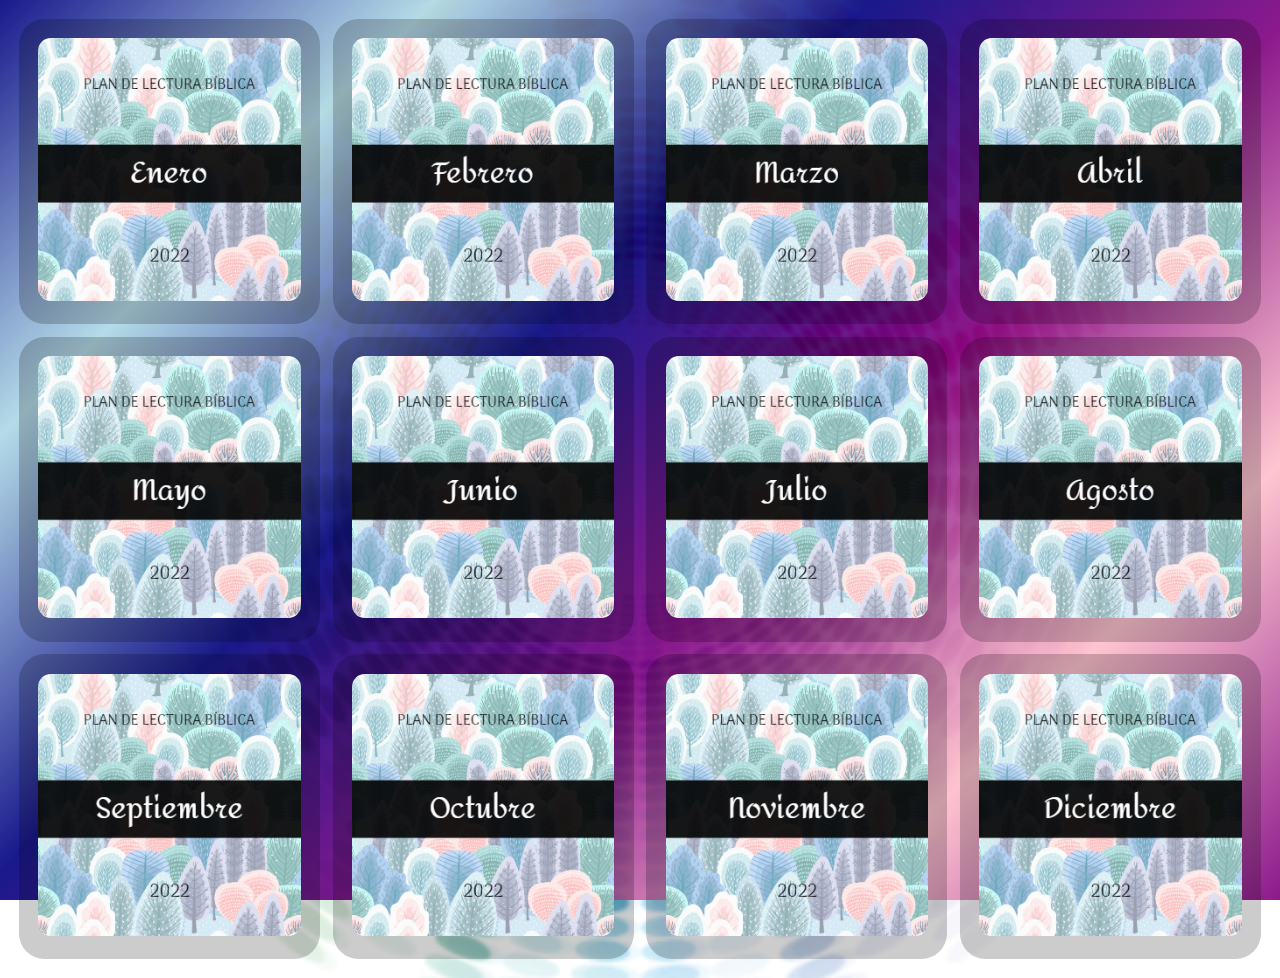
<file: index.html>
<!DOCTYPE html>
<html lang="es">
<head>
    <meta charset="UTF-8">
    <meta http-equiv="X-UA-Compatible" content="IE=edge">
    <meta name="viewport" content="width=device-width, initial-scale=1.0">
    <link rel="stylesheet" href="index.css">
    <title>PLAN DE LECTURA</title>
</head>
<body>
    <div class="grid-container">

        <ul class="">
            <li class="grid-items"><a href="01.html"><img class="iconos" src="img\enero.png" alt="Enero"></a></li>
        </ul>

        <ul class="">
            <li class="grid-items"><a href="02.html"><img class="iconos" src="img\febrero.png" alt="Febrero"></a></li>
        </ul>

        <ul class="">
            <li class="grid-items"><a href="03.html"><img class="iconos" src="img\marzo.png" alt="Marzo"></a></li>
        </ul>

        <ul class="">
            <li class="grid-items"><a href="04.html"><img class="iconos" src="img\abril.png" alt="Abril"></a></li>
        </ul>

        <ul class="">
            <li class="grid-items"><a href="05.html"><img class="iconos" src="img\mayo.png" alt="Mayo"></a></li>
        </ul>

        <ul class="">
            <li class="grid-items"><a href="06.html"><img class="iconos" src="img\junio.png" alt="Junio"></a></li>
        </ul>

        <ul class="">
            <li class="grid-items"><a href="07.html"><img class="iconos" src="img\julio.png" alt="Julio"></a></li>
        </ul>

        <ul class="">
            <li class="grid-items"><a href="08.html"><img class="iconos" src="img\agosto.png" alt="Agosto"></a></li>
        </ul>

        <ul class="">
            <li class="grid-items"><a href="09.html"><img class="iconos" src="img\septiembre.png" alt="Septiembre"></a></li>
        </ul>

        <ul class="">
            <li class="grid-items"><a href="10.html"><img class="iconos" src="img\octubre.png" alt="Octubre"></a></li>
        </ul>

        <ul class="">
            <li class="grid-items"><a href="11.html"><img class="iconos" src="img\noviembre.png" alt="Noviembre"></a></li>
        </ul>

        <ul class="">
            <li class="grid-items"><a href="12.html"><img class="iconos" src="img\diciembre.png" alt="Diciembre"></a></li>
        </ul>

</div>  
</body>
</html>
</file>
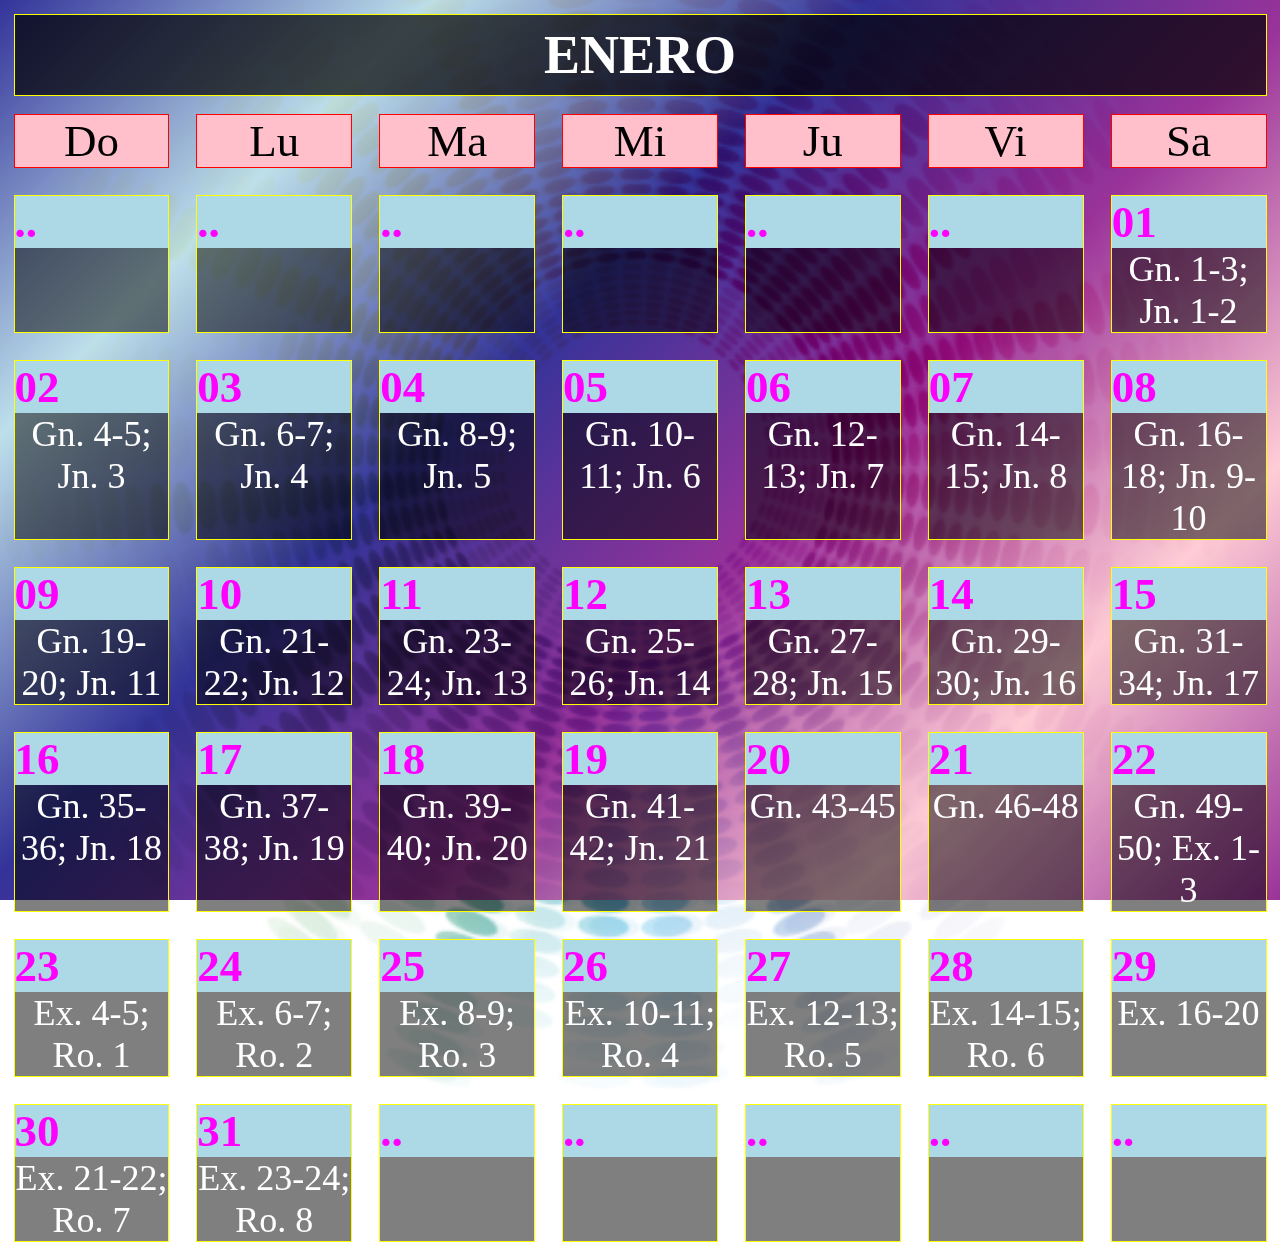
<file: 01.HTML>
<!DOCTYPE html>
<html lang="es">
<head>
    <meta charset="UTF-8">
    <meta http-equiv="X-UA-Compatible" content="IE=edge">
    <meta name="viewport" content="width=device-width, initial-scale=1.0">
    <title>Plan De Lectura</title>
    <link rel="stylesheet" href="style.css">
</head>
<body>
    <div class="contenedor-general">
        <h1>ENERO</h1>
        <ol>
            <li class='day-name'>Do</li>
            <li class='day-name'>Lu</li>
            <li class='day-name'>Ma</li>
            <li class='day-name'>Mi</li>
            <li class='day-name'>Ju</li>
            <li class='day-name'>Vi</li>
            <li class='day-name'>Sa</li>
            <div class='contenedor-libros vacio'>
                <h5>..</h5>
                <li class='libros'><a href=""></a></li></a>
            </div>
            <div class='contenedor-libros vacio'>
                <h5>..</h5>
                <li class='libros'><a href=""></a></li></a>
            </div>
            <div class='contenedor-libros vacio'>
                <h5>..</h5>
                <li class='libros'><a href=""></a></li></a>
            </div>
            <div class='contenedor-libros vacio'>
                <h5>..</h5>
                <li class='libros'><a href=""></a></li></a>
            </div>
            <div class='contenedor-libros vacio'>
                <h5>..</h5>
                <li class='libros'><a href=""></a></li></a>
            </div>
            <div class='contenedor-libros vacio'>
                <h5>..</h5>
                <li class='libros'><a href=""></a></li></a>
            </div>
            <div class='contenedor-libros first-day-mes-1'>
                <h5>01</h5>
                <li class='libros'><a href="https://www.biblegateway.com/passage/?search=GEN+1-3;JN+1-2&language=es&version=RVR1960&interface=print">Gn. 1-3; Jn. 1-2</a></li>
            </div>
            <div class='contenedor-libros'>
                <h5>02</h5>
                <li class='libros'><a href="https://www.biblegateway.com/passage/?search=GEN+4-5;JN+3&language=es&version=RVR1960&interface=print">Gn. 4-5; Jn. 3</a></li>
            </div>
            <div class='contenedor-libros'>
                <h5>03</h5>
                <li class='libros'><a href="https://www.biblegateway.com/passage/?search=GEN+6-7;JN+4&language=es&version=RVR1960&interface=print">Gn. 6-7; Jn. 4</a></li>
            </div>
            <div class='contenedor-libros'>
                <h5>04</h5>
                <li class='libros'><a href="https://www.biblegateway.com/passage/?search=GEN+8-9;JN+5&language=es&version=RVR1960&interface=print">Gn. 8-9; Jn. 5</a></li>
            </div>
            <div class='contenedor-libros'>
                <h5>05</h5>
                <li class='libros'><a href="https://www.biblegateway.com/passage/?search=GEN+10-11;JN+6&language=es&version=RVR1960&interface=print">Gn. 10-11; Jn. 6</a></li>
            </div>
            <div class='contenedor-libros'>
                <h5>06</h5>
                <li class='libros'><a href="https://www.biblegateway.com/passage/?search=GEN+12-13;JN+7&language=es&version=RVR1960&interface=print">Gn. 12-13; Jn. 7</a></li>
            </div>
            <div class='contenedor-libros'>
                <h5>07</h5>
                <li class='libros'><a href="https://www.biblegateway.com/passage/?search=GEN+14-15;JN+8&language=es&version=RVR1960&interface=print">Gn. 14-15; Jn. 8</a></li>
            </div>
            <div class='contenedor-libros'>
                <h5>08</h5>
                <li class='libros'><a href="https://www.biblegateway.com/passage/?search=GEN+16-18;JN+9-10&language=es&version=RVR1960&interface=print">Gn. 16-18; Jn. 9-10</a></li>
            </div>
            <div class='contenedor-libros'>
                <h5>09</h5>
                <li class='libros'><a href="https://www.biblegateway.com/passage/?search=GEN+19-20;JN+11&language=es&version=RVR1960&interface=print">Gn. 19-20; Jn. 11</a></li>
            </div>
            <div class='contenedor-libros'>
                <h5>10</h5>
                <li class='libros'><a href="https://www.biblegateway.com/passage/?search=GEN+21-22;JN+12&language=es&version=RVR1960&interface=print">Gn. 21-22; Jn. 12</a></li>
            </div>
            <div class='contenedor-libros'>
                <h5>11</h5>
                <li class='libros'><a href="https://www.biblegateway.com/passage/?search=GEN+23-24;JN+13&language=es&version=RVR1960&interface=print">Gn. 23-24; Jn. 13</a></li>
            </div>
            <div class='contenedor-libros'>
                <h5>12</h5>
                <li class='libros'><a href="https://www.biblegateway.com/passage/?search=GEN+25-26;JN+14&language=es&version=RVR1960&interface=print">Gn. 25-26; Jn. 14</a></li>
            </div>
            <div class='contenedor-libros'>
                <h5>13</h5>
                <li class='libros'><a href="https://www.biblegateway.com/passage/?search=GEN+27-28;JN+15&language=es&version=RVR1960&interface=print">Gn. 27-28; Jn. 15</a></li>
            </div>
            <div class='contenedor-libros'>
                <h5>14</h5>
                <li class='libros'><a href="https://www.biblegateway.com/passage/?search=GEN+29-30;JN+16&language=es&version=RVR1960&interface=print">Gn. 29-30; Jn. 16</a></li>
            </div>
            <div class='contenedor-libros'>
                <h5>15</h5>
                <li class='libros'><a href="https://www.biblegateway.com/passage/?search=GEN+31-34;JN+17&language=es&version=RVR1960&interface=print">Gn. 31-34; Jn. 17</a></li>
            </div>
            <div class='contenedor-libros'>
                <h5>16</h5>
                <li class='libros'><a href="https://www.biblegateway.com/passage/?search=GEN+35-36;JN+18&language=es&version=RVR1960&interface=print">Gn. 35-36; Jn. 18</a></li>
            </div>
            <div class='contenedor-libros'>
                <h5>17</h5>
                <li class='libros'><a href="https://www.biblegateway.com/passage/?search=GEN+37-38;JN+19&language=es&version=RVR1960&interface=print">Gn. 37-38; Jn. 19</a></li>
            </div>
            <div class='contenedor-libros'>
                <h5>18</h5>
                <li class='libros'><a href="https://www.biblegateway.com/passage/?search=GEN+39-40;JN+20&language=es&version=RVR1960&interface=print">Gn. 39-40; Jn. 20</a></li>
            </div>
            <div class='contenedor-libros'>
                <h5>19</h5>
                <li class='libros'><a href="https://www.biblegateway.com/passage/?search=GEN+41-42;JN+21&language=es&version=RVR1960&interface=print">Gn. 41-42; Jn. 21</a></li>
            </div>
            <div class='contenedor-libros'>
                <h5>20</h5>
                <li class='libros'><a href="https://www.biblegateway.com/passage/?search=GEN+43-45&language=es&version=RVR1960&interface=print">Gn. 43-45</a></li>
            </div>
            <div class='contenedor-libros'>
                <h5>21</h5>
                <li class='libros'><a href="https://www.biblegateway.com/passage/?search=GEN+46-48&language=es&version=RVR1960&interface=print">Gn. 46-48</a></li>
            </div>
            <div class='contenedor-libros'>
                <h5>22</h5>
                <li class='libros'><a href="https://www.biblegateway.com/passage/?search=GEN+49-50;EXOD+1-3&language=es&version=RVR1960&interface=print">Gn. 49-50; Ex. 1-3</a></li>
            </div>
            <div class='contenedor-libros'>
                <h5>23</h5>
                <li class='libros'><a href="https://www.biblegateway.com/passage/?search=EXOD+4-5;ROM+1&language=es&version=RVR1960&interface=print">Ex. 4-5; Ro. 1</a></li>
            </div>
            <div class='contenedor-libros'>
                <h5>24</h5>
                <li class='libros'><a href="https://www.biblegateway.com/passage/?search=EXOD+6-7;ROM+2&language=es&version=RVR1960&interface=print">Ex. 6-7; Ro. 2</a></li>
            </div>
            <div class='contenedor-libros'>
                <h5>25</h5>
                <li class='libros'><a href="https://www.biblegateway.com/passage/?search=EXOD+8-9;ROM+3&language=es&version=RVR1960&interface=print">Ex. 8-9; Ro. 3</a></li>
            </div>
            <div class='contenedor-libros'>
                <h5>26</h5>
                <li class='libros'><a href="https://www.biblegateway.com/passage/?search=EXOD+10-11;ROM+4&language=es&version=RVR1960&interface=print">Ex. 10-11; Ro. 4</a></li>
            </div>
            <div class='contenedor-libros'>
                <h5>27</h5>
                <li class='libros'><a href="https://www.biblegateway.com/passage/?search=EXOD+12-13;ROM+5&language=es&version=RVR1960&interface=print">Ex. 12-13; Ro. 5</a></li>
            </div>
            <div class='contenedor-libros'>
                <h5>28</h5>
                <li class='libros'><a href="https://www.biblegateway.com/passage/?search=EXOD+14-15;ROM+6&language=es&version=RVR1960&interface=print">Ex. 14-15; Ro. 6</a></li>
            </div>
            <div class='contenedor-libros'>
                <h5>29</h5>
                <li class='libros'><a href="https://www.biblegateway.com/passage/?search=EXOD+16-20&language=es&version=RVR1960&interface=print">Ex. 16-20</a></li>
            </div>
            <div class='contenedor-libros'>
                <h5>30</h5>
                <li class='libros'><a href="https://www.biblegateway.com/passage/?search=EXOD+21-22;ROM+7&language=es&version=RVR1960&interface=print">Ex. 21-22; Ro. 7</a></li>
            </div>
            <div class='contenedor-libros'>
                <h5>31</h5>
                <li class='libros'><a href="https://www.biblegateway.com/passage/?search=EXOD+23-24;ROM+8&language=es&version=RVR1960&interface=print">Ex. 23-24; Ro. 8</a></li>
            </div>
            <div class='contenedor-libros vacio'>
                <h5>..</h5>
                <li class='libros'><a href=""></a></li></a>
            </div>
            <div class='contenedor-libros vacio'>
                <h5>..</h5>
                <li class='libros'><a href=""></a></li></a>
            </div>
            <div class='contenedor-libros vacio'>
                <h5>..</h5>
                <li class='libros'><a href=""></a></li></a>
            </div>
            <div class='contenedor-libros vacio'>
                <h5>..</h5>
                <li class='libros'><a href=""></a></li></a>
            </div>
            <div class='contenedor-libros vacio'>
                <h5>..</h5>
                <li class='libros'><a href=""></a></li></a>
            </div>
        </ol>
    </div>
</body>
</html>
</file>
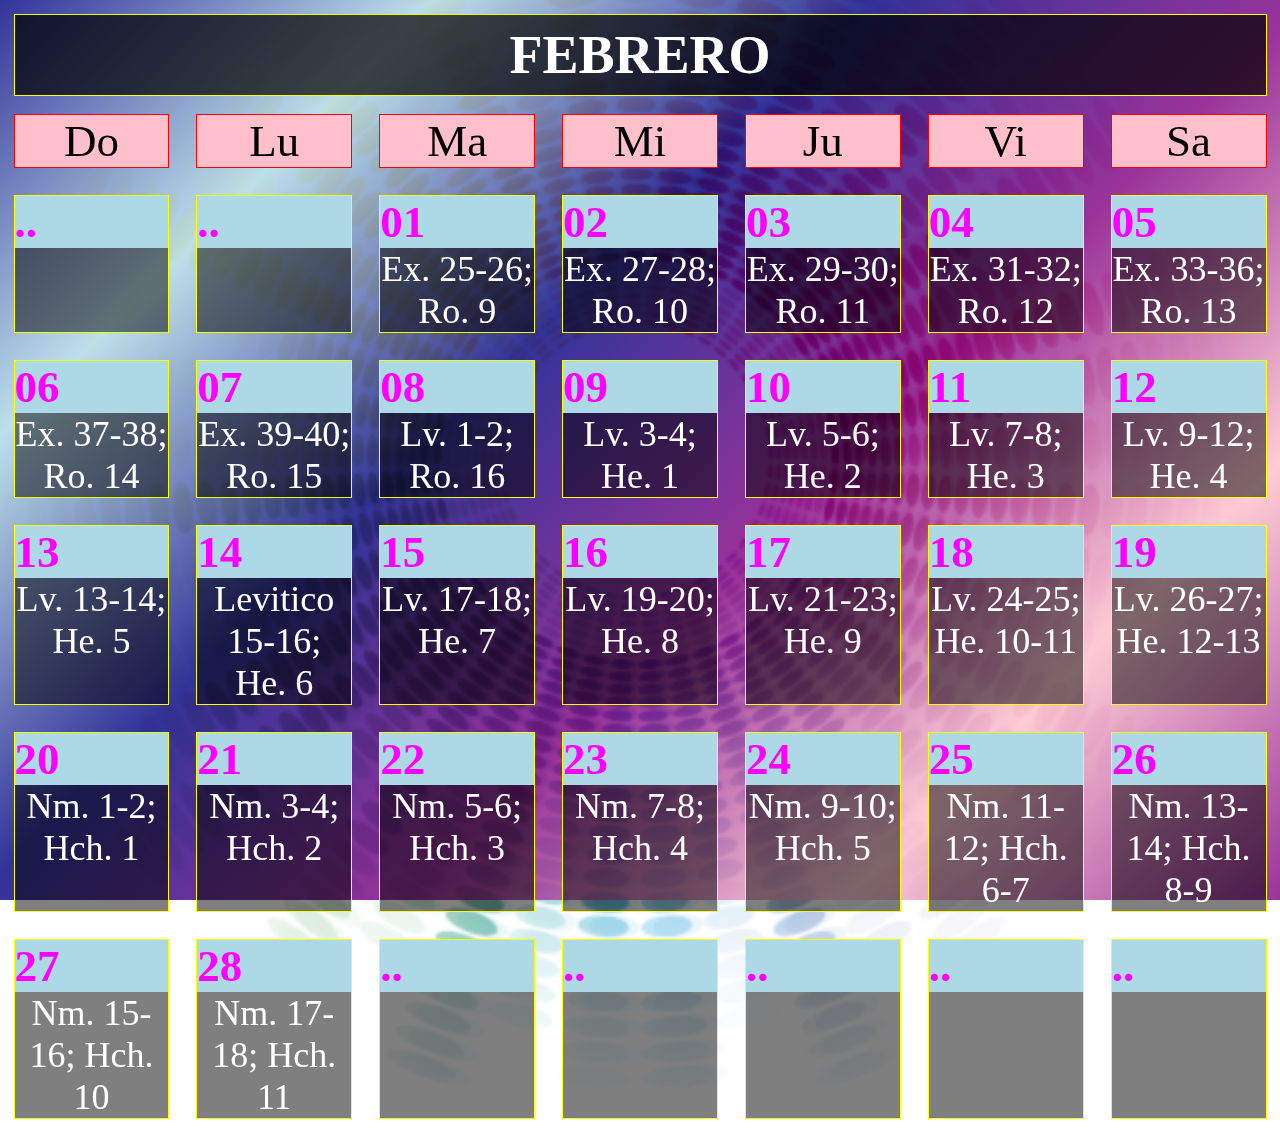
<file: 02.HTML>
<!DOCTYPE html>
<html lang="es">
<head>
    <meta charset="UTF-8">
    <meta http-equiv="X-UA-Compatible" content="IE=edge">
    <meta name="viewport" content="width=device-width, initial-scale=1.0">
    <title>Plan De Lectura</title>
    <link rel="stylesheet" href="style.css">
</head>
<body>
<div class="contenedor-general">
    <h1>FEBRERO</h1>
    <ol>
        <li class='day-name'>Do</li>
        <li class='day-name'>Lu</li>
        <li class='day-name'>Ma</li>
        <li class='day-name'>Mi</li>
        <li class='day-name'>Ju</li>
        <li class='day-name'>Vi</li>
        <li class='day-name'>Sa</li>
        <div class='contenedor-libros vacio'>
        <h5>..</h5>
        <li class='libros'><a href=""></a></li></a>
        </div>
        <div class='contenedor-libros vacio'>
        <h5>..</h5>
        <li class='libros'><a href=""></a></li></a>
        </div>
        <div class='contenedor-libros first-day-mes-2'>
        <h5>01</h5>
        <li class='libros'><a href="https://www.biblegateway.com/passage/?search=EXOD+25-26;ROM+9&language=es&version=RVR1960&interface=print">Ex. 25-26; Ro. 9</a></li></a>
        </div>
        <div class='contenedor-libros'>
        <h5>02</h5>
        <li class='libros'><a href="https://www.biblegateway.com/passage/?search=EXOD+27-28;ROM+10&language=es&version=RVR1960&interface=print">Ex. 27-28; Ro. 10</a></li></a>
        </div>
        <div class='contenedor-libros'>
        <h5>03</h5>
        <li class='libros'><a href="https://www.biblegateway.com/passage/?search=EXOD+29-30;ROM+11&language=es&version=RVR1960&interface=print">Ex. 29-30; Ro. 11</a></li></a>
        </div>
        <div class='contenedor-libros'>
        <h5>04</h5>
        <li class='libros'><a href="https://www.biblegateway.com/passage/?search=EXOD+31-32;ROM+12&language=es&version=RVR1960&interface=print">Ex. 31-32; Ro. 12</a></li></a>
        </div>
        <div class='contenedor-libros'>
        <h5>05</h5>
        <li class='libros'><a href="https://www.biblegateway.com/passage/?search=EXOD+33-36;ROM+13&language=es&version=RVR1960&interface=print">Ex. 33-36; Ro. 13</a></li></a>
        </div>
        <div class='contenedor-libros'>
        <h5>06</h5>
        <li class='libros'><a href="https://www.biblegateway.com/passage/?search=EXOD+37-38;ROM+14&language=es&version=RVR1960&interface=print">Ex. 37-38; Ro. 14</a></li></a>
        </div>
        <div class='contenedor-libros'>
        <h5>07</h5>
        <li class='libros'><a href="https://www.biblegateway.com/passage/?search=EXOD+39-40;ROM+15&language=es&version=RVR1960&interface=print">Ex. 39-40; Ro. 15</a></li></a>
        </div>
        <div class='contenedor-libros'>
        <h5>08</h5>
        <li class='libros'><a href="https://www.biblegateway.com/passage/?search=LEV+1-2;ROM+16&language=es&version=RVR1960&interface=print">Lv. 1-2; Ro. 16</a></li></a>
        </div>
        <div class='contenedor-libros'>
        <h5>09</h5>
        <li class='libros'><a href="https://www.biblegateway.com/passage/?search=LEV+3-4;HEB+1&language=es&version=RVR1960&interface=print">Lv. 3-4; He. 1</a></li></a>
        </div>
        <div class='contenedor-libros'>
        <h5>10</h5>
        <li class='libros'><a href="https://www.biblegateway.com/passage/?search=LEV+5-6;HEB+2&language=es&version=RVR1960&interface=print">Lv. 5-6; He. 2</a></li></a>
        </div>
        <div class='contenedor-libros'>
        <h5>11</h5>
        <li class='libros'><a href="https://www.biblegateway.com/passage/?search=LEV+7-8;HEB+3&language=es&version=RVR1960&interface=print">Lv. 7-8; He. 3</a></li></a>
        </div>
        <div class='contenedor-libros'>
        <h5>12</h5>
        <li class='libros'><a href="https://www.biblegateway.com/passage/?search=LEV+9-12;HEB+4&language=es&version=RVR1960&interface=print">Lv. 9-12; He. 4</a></li></a>
        </div>
        <div class='contenedor-libros'>
        <h5>13</h5>
        <li class='libros'><a href="https://www.biblegateway.com/passage/?search=LEV+13-14;HEB+5&language=es&version=RVR1960&interface=print">Lv. 13-14; He. 5</a></li></a>
        </div>
        <div class='contenedor-libros'>
        <h5>14</h5>
        <li class='libros'><a href="https://www.biblegateway.com/passage/?search=LEV+15-16;HEB+6&language=es&version=RVR1960&interface=print">Levitico 15-16; He. 6</a></li></a>
        </div>
        <div class='contenedor-libros'>
        <h5>15</h5>
        <li class='libros'><a href="https://www.biblegateway.com/passage/?search=LEV+17-18;HEB+7&language=es&version=RVR1960&interface=print">Lv. 17-18; He. 7</a></li></a>
        </div>
        <div class='contenedor-libros'>
        <h5>16</h5>
        <li class='libros'><a href="https://www.biblegateway.com/passage/?search=LEV+19-20;HEB+8&language=es&version=RVR1960&interface=print">Lv. 19-20; He. 8</a></li></a>
        </div>
        <div class='contenedor-libros'>
        <h5>17</h5>
        <li class='libros'><a href="https://www.biblegateway.com/passage/?search=LEV+21-23;HEB+9&language=es&version=RVR1960&interface=print">Lv. 21-23; He. 9</a></li></a>
        </div>
        <div class='contenedor-libros'>
        <h5>18</h5>
        <li class='libros'><a href="https://www.biblegateway.com/passage/?search=LEV+24-25;HEB+10-11&language=es&version=RVR1960&interface=print">Lv. 24-25; He. 10-11</a></li></a>
        </div>
        <div class='contenedor-libros'>
        <h5>19</h5>
        <li class='libros'><a href="https://www.biblegateway.com/passage/?search=LEV+26-27;HEB+12-13&language=es&version=RVR1960&interface=print">Lv. 26-27; He. 12-13</a></li></a>
        </div>
        <div class='contenedor-libros'>
        <h5>20</h5>
        <li class='libros'><a href="https://www.biblegateway.com/passage/?search=NUM+1-2;ACTS+1&language=es&version=RVR1960&interface=print">Nm. 1-2; Hch. 1</a></li></a>
        </div>
        <div class='contenedor-libros'>
        <h5>21</h5>
        <li class='libros'><a href="https://www.biblegateway.com/passage/?search=NUM+3-4;ACTS+2&language=es&version=RVR1960&interface=print">Nm. 3-4; Hch. 2</a></li></a>
        </div>
        <div class='contenedor-libros'>
        <h5>22</h5>
        <li class='libros'><a href="https://www.biblegateway.com/passage/?search=NUM+5-6;ACTS+3&language=es&version=RVR1960&interface=print">Nm. 5-6; Hch. 3</a></li></a>
        </div>
        <div class='contenedor-libros'>
        <h5>23</h5>
        <li class='libros'><a href="https://www.biblegateway.com/passage/?search=NUM+7-8;ACTS+4&language=es&version=RVR1960&interface=print">Nm. 7-8; Hch. 4</a></li></a>
        </div>
        <div class='contenedor-libros'>
        <h5>24</h5>
        <li class='libros'><a href="https://www.biblegateway.com/passage/?search=NUM+9-10;ACTS+5&language=es&version=RVR1960&interface=print">Nm. 9-10; Hch. 5</a></li></a>
        </div>
        <div class='contenedor-libros'>
        <h5>25</h5>
        <li class='libros'><a href="https://www.biblegateway.com/passage/?search=NUM+11-12;ACTS+6-7&language=es&version=RVR1960&interface=print">Nm. 11-12; Hch. 6-7</a></li></a>
        </div>
        <div class='contenedor-libros'>
        <h5>26</h5>
        <li class='libros'><a href="https://www.biblegateway.com/passage/?search=NUM+13-14;ACTS+8-9&language=es&version=RVR1960&interface=print">Nm. 13-14; Hch. 8-9</a></li></a>
        </div>
        <div class='contenedor-libros'>
        <h5>27</h5>
        <li class='libros'><a href="https://www.biblegateway.com/passage/?search=NUM+15-16;ACTS+10&language=es&version=RVR1960&interface=print">Nm. 15-16; Hch. 10</a></li></a>
        </div>
        <div class='contenedor-libros'>
        <h5>28</h5>
        <li class='libros'><a href="https://www.biblegateway.com/passage/?search=NUM+17-18;ACTS+11&language=es&version=RVR1960&interface=print">Nm. 17-18; Hch. 11</a></li></a>
        </div>
        <div class='contenedor-libros vacio'>
        <h5>..</h5>
        <li class='libros'><a href=""></a></li></a>
        </div>
        <div class='contenedor-libros vacio'>
        <h5>..</h5>
        <li class='libros'><a href=""></a></li></a>
        </div>
        <div class='contenedor-libros vacio'>
        <h5>..</h5>
        <li class='libros'><a href=""></a></li></a>
        </div>
        <div class='contenedor-libros vacio'>
        <h5>..</h5>
        <li class='libros'><a href=""></a></li></a>
        </div>
        <div class='contenedor-libros vacio'>
        <h5>..</h5>
        <li class='libros'><a href=""></a></li></a>
        </div>
    </ol>
</div>
</body>
</html>
</file>
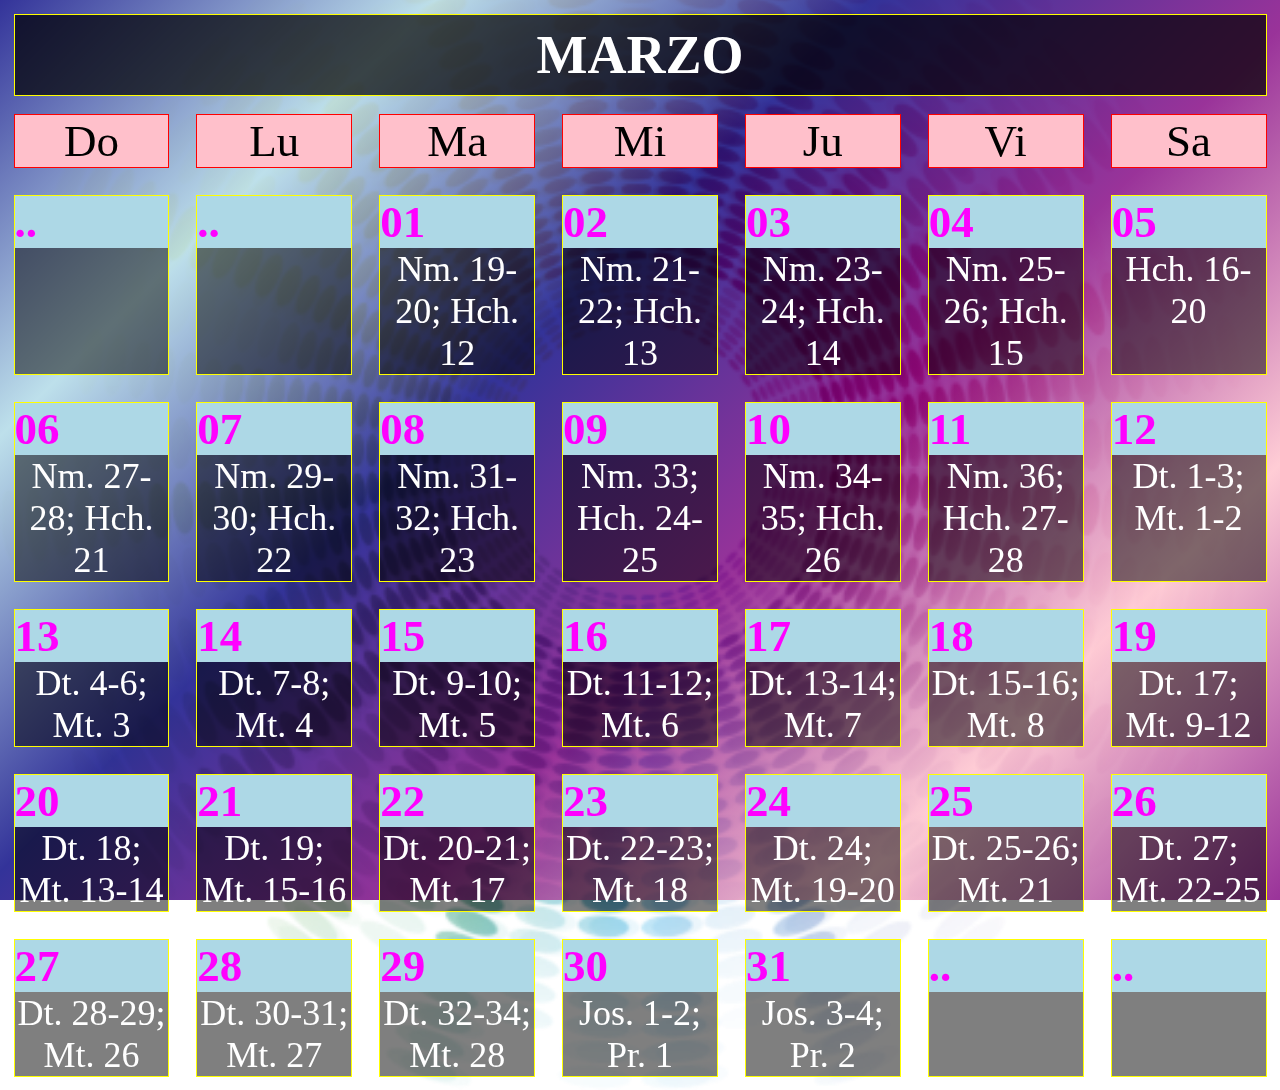
<file: 03.HTML>
<!DOCTYPE html>
<html lang="es">
<head>
    <meta charset="UTF-8">
    <meta http-equiv="X-UA-Compatible" content="IE=edge">
    <meta name="viewport" content="widt.h=device-widt.h, initial-scale=1.0">
    <title>Plan De Lectura</title>
    <link rel="stylesheet" href="style.css">
</head>
<body>
<div class="contenedor-general">
    <h1>MARZO</h1>
    <ol>
        <li class='day-name'>Do</li>
        <li class='day-name'>Lu</li>
        <li class='day-name'>Ma</li>
        <li class='day-name'>Mi</li>
        <li class='day-name'>Ju</li>
        <li class='day-name'>Vi</li>
        <li class='day-name'>Sa</li>
        <div class='contenedor-libros vacio'>
        <h5>..</h5>
        <li class='libros'><a href=""></a></li></a>
        </div>
        <div class='contenedor-libros vacio'>
        <h5>..</h5>
        <li class='libros'><a href=""></a></li></a>
        </div>
        <div class='contenedor-libros first-day-mes-3'>
        <h5>01</h5>
        <li class='libros'><a href="https://www.biblegateway.com/passage/?search=NUM+19-20;ACTS+12&language=es&version=RVR1960&interface=print">Nm. 19-20; Hch. 12</a></li></a>
        </div>
        <div class='contenedor-libros'>
        <h5>02</h5>
        <li class='libros'><a href="https://www.biblegateway.com/passage/?search=NUM+21-22;ACTS+13&language=es&version=RVR1960&interface=print">Nm. 21-22; Hch. 13</a></li></a>
        </div>
        <div class='contenedor-libros'>
        <h5>03</h5>
        <li class='libros'><a href="https://www.biblegateway.com/passage/?search=NUM+23-24;ACTS+14&language=es&version=RVR1960&interface=print">Nm. 23-24; Hch. 14</a></li></a>
        </div>
        <div class='contenedor-libros'>
        <h5>04</h5>
        <li class='libros'><a href="https://www.biblegateway.com/passage/?search=NUM+25-26;ACTS+15&language=es&version=RVR1960&interface=print">Nm. 25-26; Hch. 15</a></li></a>
        </div>
        <div class='contenedor-libros'>
        <h5>05</h5>
        <li class='libros'><a href="https://www.biblegateway.com/passage/?search=ACTS+16-20&language=es&version=RVR1960&interface=print">Hch. 16-20</a></li></a>
        </div>
        <div class='contenedor-libros'>
        <h5>06</h5>
        <li class='libros'><a href="https://www.biblegateway.com/passage/?search=NUM+27-28;ACTS+21&language=es&version=RVR1960&interface=print">Nm. 27-28; Hch. 21</a></li></a>
        </div>
        <div class='contenedor-libros'>
        <h5>07</h5>
        <li class='libros'><a href="https://www.biblegateway.com/passage/?search=NUM+29-30;ACTS+22&language=es&version=RVR1960&interface=print">Nm. 29-30; Hch. 22</a></li></a>
        </div>
        <div class='contenedor-libros'>
        <h5>08</h5>
        <li class='libros'><a href="https://www.biblegateway.com/passage/?search=NUM+31-32;ACTS+23&language=es&version=RVR1960&interface=print">Nm. 31-32; Hch. 23</a></li></a>
        </div>
        <div class='contenedor-libros'>
        <h5>09</h5>
        <li class='libros'><a href="https://www.biblegateway.com/passage/?search=NUM+33;ACTS+24-25&language=es&version=RVR1960&interface=print">Nm. 33; Hch. 24-25</a></li></a>
        </div>
        <div class='contenedor-libros'>
        <h5>10</h5>
        <li class='libros'><a href="https://www.biblegateway.com/passage/?search=NUM+34-35;ACTS+26&language=es&version=RVR1960&interface=print">Nm. 34-35; Hch. 26</a></li></a>
        </div>
        <div class='contenedor-libros'>
        <h5>11</h5>
        <li class='libros'><a href="https://www.biblegateway.com/passage/?search=NUM+36;ACTS+27-28&language=es&version=RVR1960&interface=print">Nm. 36; Hch. 27-28</a></li></a>
        </div>
        <div class='contenedor-libros'>
        <h5>12</h5>
        <li class='libros'><a href="https://www.biblegateway.com/passage/?search=DEUT+1-3;MT+1-2&language=es&version=RVR1960&interface=print">Dt. 1-3; Mt. 1-2</a></li></a>
        </div>
        <div class='contenedor-libros'>
        <h5>13</h5>
        <li class='libros'><a href="https://www.biblegateway.com/passage/?search=DEUT+4-6;MT+3&language=es&version=RVR1960&interface=print">Dt. 4-6; Mt. 3</a></li></a>
        </div>
        <div class='contenedor-libros'>
        <h5>14</h5>
        <li class='libros'><a href="https://www.biblegateway.com/passage/?search=DEUT+7-8;MT+4&language=es&version=RVR1960&interface=print">Dt. 7-8; Mt. 4</a></li></a>
        </div>
        <div class='contenedor-libros'>
        <h5>15</h5>
        <li class='libros'><a href="https://www.biblegateway.com/passage/?search=DEUT+9-10;MT+5&language=es&version=RVR1960&interface=print">Dt. 9-10; Mt. 5</a></li></a>
        </div>
        <div class='contenedor-libros'>
        <h5>16</h5>
        <li class='libros'><a href="https://www.biblegateway.com/passage/?search=DEUT+11-12;MT+6&language=es&version=RVR1960&interface=print">Dt. 11-12; Mt. 6</a></li></a>
        </div>
        <div class='contenedor-libros'>
        <h5>17</h5>
        <li class='libros'><a href="https://www.biblegateway.com/passage/?search=DEUT+13-14;MT+7&language=es&version=RVR1960&interface=print">Dt. 13-14; Mt. 7</a></li></a>
        </div>
        <div class='contenedor-libros'>
        <h5>18</h5>
        <li class='libros'><a href="https://www.biblegateway.com/passage/?search=DEUT+15-16;MT+8&language=es&version=RVR1960&interface=print">Dt. 15-16; Mt. 8</a></li></a>
        </div>
        <div class='contenedor-libros'>
        <h5>19</h5>
        <li class='libros'><a href="https://www.biblegateway.com/passage/?search=DEUT+17;MT+9-12&language=es&version=RVR1960&interface=print">Dt. 17; Mt. 9-12</a></li></a>
        </div>
        <div class='contenedor-libros'>
        <h5>20</h5>
        <li class='libros'><a href="https://www.biblegateway.com/passage/?search=DEUT+18;MT+13-14&language=es&version=RVR1960&interface=print">Dt. 18; Mt. 13-14</a></li></a>
        </div>
        <div class='contenedor-libros'>
        <h5>21</h5>
        <li class='libros'><a href="https://www.biblegateway.com/passage/?search=DEUT+19;MT+15-16&language=es&version=RVR1960&interface=print">Dt. 19; Mt. 15-16</a></li></a>
        </div>
        <div class='contenedor-libros'>
        <h5>22</h5>
        <li class='libros'><a href="https://www.biblegateway.com/passage/?search=DEUT+20-21;MT+17&language=es&version=RVR1960&interface=print">Dt. 20-21; Mt. 17</a></li></a>
        </div>
        <div class='contenedor-libros'>
        <h5>23</h5>
        <li class='libros'><a href="https://www.biblegateway.com/passage/?search=DEUT+22-23;MT+18&language=es&version=RVR1960&interface=print">Dt. 22-23; Mt. 18</a></li></a>
        </div>
        <div class='contenedor-libros'>
        <h5>24</h5>
        <li class='libros'><a href="https://www.biblegateway.com/passage/?search=DEUT+24;MT+19-20&language=es&version=RVR1960&interface=print">Dt. 24; Mt. 19-20</a></li></a>
        </div>
        <div class='contenedor-libros'>
        <h5>25</h5>
        <li class='libros'><a href="https://www.biblegateway.com/passage/?search=DEUT+25-26;MT+21&language=es&version=RVR1960&interface=print">Dt. 25-26; Mt. 21</a></li></a>
        </div>
        <div class='contenedor-libros'>
        <h5>26</h5>
        <li class='libros'><a href="https://www.biblegateway.com/passage/?search=DEUT+27;MT+22-25&language=es&version=RVR1960&interface=print">Dt. 27; Mt. 22-25</a></li></a>
        </div>
        <div class='contenedor-libros'>
        <h5>27</h5>
        <li class='libros'><a href="https://www.biblegateway.com/passage/?search=DEUT+28-29;MT+26&language=es&version=RVR1960&interface=print">Dt. 28-29; Mt. 26</a></li></a>
        </div>
        <div class='contenedor-libros'>
        <h5>28</h5>
        <li class='libros'><a href="https://www.biblegateway.com/passage/?search=DEUT+30-31;MT+27&language=es&version=RVR1960&interface=print">Dt. 30-31; Mt. 27</a></li></a>
        </div>
        <div class='contenedor-libros'>
        <h5>29</h5>
        <li class='libros'><a href="https://www.biblegateway.com/passage/?search=DEUT+32-34;MT+28&language=es&version=RVR1960&interface=print">Dt. 32-34; Mt. 28</a></li></a>
        </div>
        <div class='contenedor-libros'>
        <h5>30</h5>
        <li class='libros'><a href="https://www.biblegateway.com/passage/?search=JOSH+1-2;PROV+1&language=es&version=RVR1960&interface=print">Jos. 1-2; Pr. 1</a></li></a>
        </div>
        <div class='contenedor-libros'>
        <h5>31</h5>
        <li class='libros'><a href="https://www.biblegateway.com/passage/?search=JOSH+3-4;PROV+2&language=es&version=RVR1960&interface=print">Jos. 3-4; Pr. 2</a></li></a>
        </div>
        <div class='contenedor-libros vacio'>
        <h5>..</h5>
        <li class='libros'><a href=""></a></li></a>
        </div>
        <div class='contenedor-libros vacio'>
        <h5>..</h5>
        <li class='libros'><a href=""></a></li></a>
        </div>
    </ol>
</div>
</body>
</html>
</file>
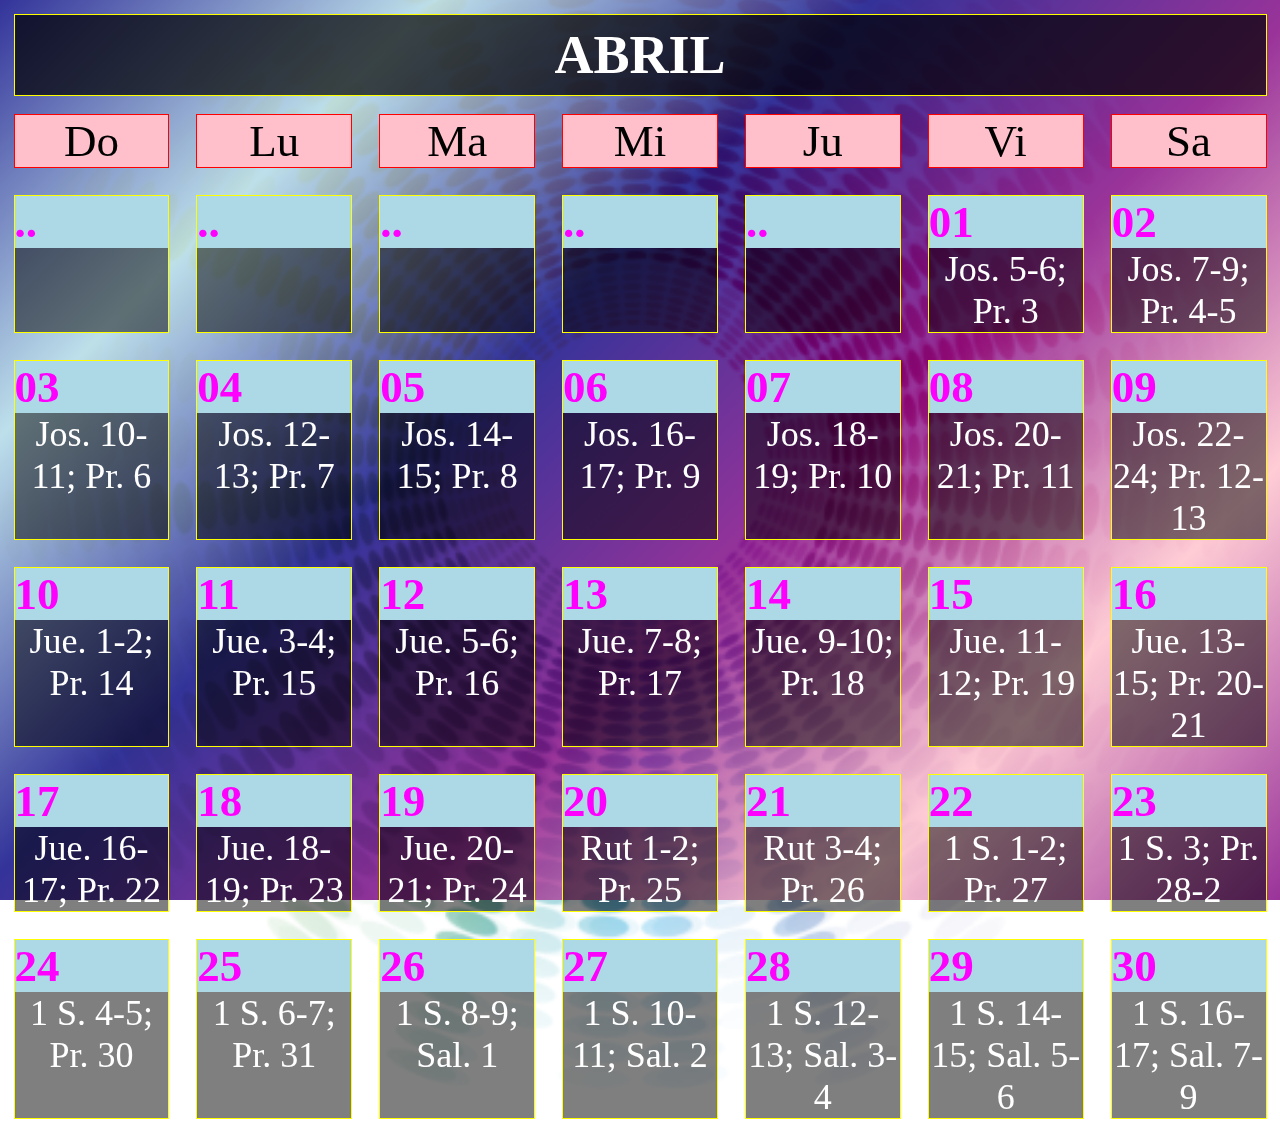
<file: 04.HTML>
<!DOCTYPE html>
<html lang="es">
<head>
    <meta charset="UTF-8">
    <meta http-equiv="X-UA-Compatible" content="IE=edge">
    <meta name="viewport" content="width=device-width, initial-scale=1.0">
    <title>Plan De Lectura</title>
    <link rel="stylesheet" href="style.css">
</head>
<body>
<div class="contenedor-general">
    <h1>ABRIL</h1>
    <ol>
        <li class='day-name'>Do</li>
        <li class='day-name'>Lu</li>
        <li class='day-name'>Ma</li>
        <li class='day-name'>Mi</li>
        <li class='day-name'>Ju</li>
        <li class='day-name'>Vi</li>
        <li class='day-name'>Sa</li>
        <div class='contenedor-libros vacio'>
        <h5>..</h5>
        <li class='libros'><a href=""></a></li></a>
        </div>
        <div class='contenedor-libros vacio'>
        <h5>..</h5>
        <li class='libros'><a href=""></a></li></a>
        </div>
        <div class='contenedor-libros vacio'>
        <h5>..</h5>
        <li class='libros'><a href=""></a></li></a>
        </div>
        <div class='contenedor-libros vacio'>
        <h5>..</h5>
        <li class='libros'><a href=""></a></li></a>
        </div>
        <div class='contenedor-libros vacio'>
        <h5>..</h5>
        <li class='libros'><a href=""></a></li></a>
        </div>
        <div class='contenedor-libros first-day-mes-4'>
        <h5>01</h5>
        <li class='libros'><a href="https://www.biblegateway.com/passage/?search=JOSH+5-6;PROV+3&language=es&version=RVR1960&interface=print">Jos. 5-6; Pr. 3</a></li></a>
        </div>
        <div class='contenedor-libros'>
        <h5>02</h5>
        <li class='libros'><a href="https://www.biblegateway.com/passage/?search=JOSH+7-9;PROV+4-5&language=es&version=RVR1960&interface=print">Jos. 7-9; Pr. 4-5</a></li></a>
        </div>
        <div class='contenedor-libros'>
        <h5>03</h5>
        <li class='libros'><a href="https://www.biblegateway.com/passage/?search=JOSH+10-11;PROV+6&language=es&version=RVR1960&interface=print">Jos. 10-11; Pr. 6</a></li></a>
        </div>
        <div class='contenedor-libros'>
        <h5>04</h5>
        <li class='libros'><a href="https://www.biblegateway.com/passage/?search=JOSH+12-13;PROV+7&language=es&version=RVR1960&interface=print">Jos. 12-13; Pr. 7</a></li></a>
        </div>
        <div class='contenedor-libros'>
        <h5>05</h5>
        <li class='libros'><a href="https://www.biblegateway.com/passage/?search=JOSH+14-15;PROV+8&language=es&version=RVR1960&interface=print">Jos. 14-15; Pr. 8</a></li></a>
        </div>
        <div class='contenedor-libros'>
        <h5>06</h5>
        <li class='libros'><a href="https://www.biblegateway.com/passage/?search=JOSH+16-17;PROV+9&language=es&version=RVR1960&interface=print">Jos. 16-17; Pr. 9</a></li></a>
        </div>
        <div class='contenedor-libros'>
        <h5>07</h5>
        <li class='libros'><a href="https://www.biblegateway.com/passage/?search=JOSH+18-19;PROV+10&language=es&version=RVR1960&interface=print">Jos. 18-19; Pr. 10</a></li></a>
        </div>
        <div class='contenedor-libros'>
        <h5>08</h5>
        <li class='libros'><a href="https://www.biblegateway.com/passage/?search=JOSH+20-21;PROV+11&language=es&version=RVR1960&interface=print">Jos. 20-21; Pr. 11</a></li></a>
        </div>
        <div class='contenedor-libros'>
        <h5>09</h5>
        <li class='libros'><a href="https://www.biblegateway.com/passage/?search=JOSH+22-24;PROV+12-13&language=es&version=RVR1960&interface=print">Jos. 22-24; Pr. 12-13</a></li></a>
        </div>
        <div class='contenedor-libros'>
        <h5>10</h5>
        <li class='libros'><a href="https://www.biblegateway.com/passage/?search=JUDG+1-2;PROV+14&language=es&version=RVR1960&interface=print">Jue. 1-2; Pr. 14</a></li></a>
        </div>
        <div class='contenedor-libros'>
        <h5>11</h5>
        <li class='libros'><a href="https://www.biblegateway.com/passage/?search=JUDG+3-4;PROV+15&language=es&version=RVR1960&interface=print">Jue. 3-4; Pr. 15</a></li></a>
        </div>
        <div class='contenedor-libros'>
        <h5>12</h5>
        <li class='libros'><a href="https://www.biblegateway.com/passage/?search=JUDG+5-6;PROV+16&language=es&version=RVR1960&interface=print">Jue. 5-6; Pr. 16</a></li></a>
        </div>
        <div class='contenedor-libros'>
        <h5>13</h5>
        <li class='libros'><a href="https://www.biblegateway.com/passage/?search=JUDG+7-8;PROV+17&language=es&version=RVR1960&interface=print">Jue. 7-8; Pr. 17</a></li></a>
        </div>
        <div class='contenedor-libros'>
        <h5>14</h5>
        <li class='libros'><a href="https://www.biblegateway.com/passage/?search=JUDG+9-10;PROV+18&language=es&version=RVR1960&interface=print">Jue. 9-10; Pr. 18</a></li></a>
        </div>
        <div class='contenedor-libros'>
        <h5>15</h5>
        <li class='libros'><a href="https://www.biblegateway.com/passage/?search=JUDG+11-12;PROV+19&language=es&version=RVR1960&interface=print">Jue. 11-12; Pr. 19</a></li></a>
        </div>
        <div class='contenedor-libros'>
        <h5>16</h5>
        <li class='libros'><a href="https://www.biblegateway.com/passage/?search=JUDG+13-15;PROV+20-21&language=es&version=RVR1960&interface=print">Jue. 13-15; Pr. 20-21</a></li></a>
        </div>
        <div class='contenedor-libros'>
        <h5>17</h5>
        <li class='libros'><a href="https://www.biblegateway.com/passage/?search=JUDG+16-17;PROV+22&language=es&version=RVR1960&interface=print">Jue. 16-17; Pr. 22</a></li></a>
        </div>
        <div class='contenedor-libros'>
        <h5>18</h5>
        <li class='libros'><a href="https://www.biblegateway.com/passage/?search=JUDG+18-19;PROV+23&language=es&version=RVR1960&interface=print">Jue. 18-19; Pr. 23</a></li></a>
        </div>
        <div class='contenedor-libros'>
        <h5>19</h5>
        <li class='libros'><a href="https://www.biblegateway.com/passage/?search=JUDG+20-21;PROV+24&language=es&version=RVR1960&interface=print">Jue. 20-21; Pr. 24</a></li></a>
        </div>
        <div class='contenedor-libros'>
        <h5>20</h5>
        <li class='libros'><a href="https://www.biblegateway.com/passage/?search=RUTH+1-2;PROV+25&language=es&version=RVR1960&interface=print">Rut 1-2; Pr. 25</a></li></a>
        </div>
        <div class='contenedor-libros'>
        <h5>21</h5>
        <li class='libros'><a href="https://www.biblegateway.com/passage/?search=RUTH+3-4;PROV+26&language=es&version=RVR1960&interface=print">Rut 3-4; Pr. 26</a></li></a>
        </div>
        <div class='contenedor-libros'>
        <h5>22</h5>
        <li class='libros'><a href="https://www.biblegateway.com/passage/?search=1SAM+1-2;PROV+27&language=es&version=RVR1960&interface=print">1 S. 1-2; Pr. 27</a></li></a>
        </div>
        <div class='contenedor-libros'>
        <h5>23</h5>
        <li class='libros'><a href="https://www.biblegateway.com/passage/?search=1SAM+3;PROV+28-29&language=es&version=RVR1960&interface=print">1 S. 3; Pr. 28-2</a></li></a>
        </div>
        <div class='contenedor-libros'>
        <h5>24</h5>
        <li class='libros'><a href="https://www.biblegateway.com/passage/?search=1SAM+4-5;PROV+30&language=es&version=RVR1960&interface=print">1 S. 4-5; Pr. 30</a></li></a>
        </div>
        <div class='contenedor-libros'>
        <h5>25</h5>
        <li class='libros'><a href="https://www.biblegateway.com/passage/?search=1SAM+6-7;PROV+31&language=es&version=RVR1960&interface=print">1 S. 6-7; Pr. 31</a></li></a>
        </div>
        <div class='contenedor-libros'>
        <h5>26</h5>
        <li class='libros'><a href="https://www.biblegateway.com/passage/?search=1SAM+8-9;PS+1&language=es&version=RVR1960&interface=print">1 S. 8-9; Sal. 1</a></li></a>
        </div>
        <div class='contenedor-libros'>
        <h5>27</h5>
        <li class='libros'><a href="https://www.biblegateway.com/passage/?search=1SAM+10-11;PS+2&language=es&version=RVR1960&interface=print">1 S. 10-11; Sal. 2</a></li></a>
        </div>
        <div class='contenedor-libros'>
        <h5>28</h5>
        <li class='libros'><a href="https://www.biblegateway.com/passage/?search=1SAM+12-13;PS+3-4&language=es&version=RVR1960&interface=print">1 S. 12-13; Sal. 3-4</a></li></a>
        </div>
        <div class='contenedor-libros'>
        <h5>29</h5>
        <li class='libros'><a href="https://www.biblegateway.com/passage/?search=1SAM+14-15;PS+5-6&language=es&version=RVR1960&interface=print">1 S. 14-15; Sal. 5-6</a></li></a>
        </div>
        <div class='contenedor-libros'>
        <h5>30</h5>
        <li class='libros'><a href="https://www.biblegateway.com/passage/?search=1SAM+16-17;PS+7-9&language=es&version=RVR1960&interface=print">1 S. 16-17; Sal. 7-9</a></li></a>
        </div>
    </ol>
</div>
</body>
</html>
</file>
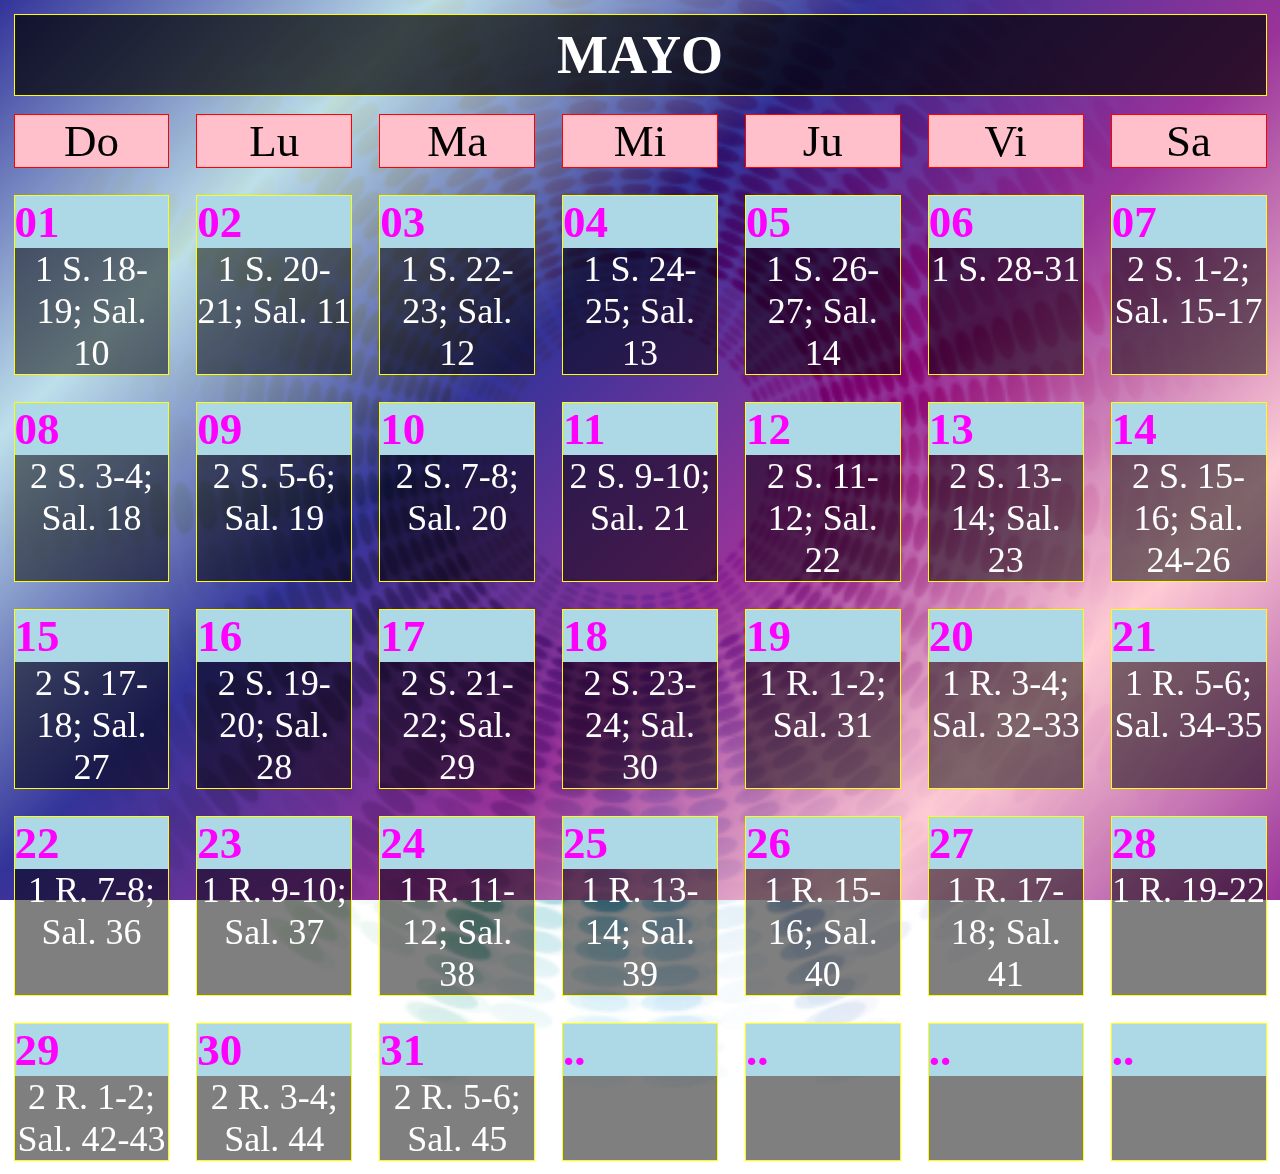
<file: 05.HTML>
<!DOCTYPE html>
<html lang="es">
<head>
    <meta charset="UTF-8">
    <meta http-equiv="X-UA-Compatible" content="IE=edge">
    <meta name="viewport" content="width=device-width, initial-scale=1.0">
    <title>Plan De Lectura</title>
    <link rel="stylesheet" href="style.css">
</head>
<body>
<div class="contenedor-general">
    <h1>MAYO</h1>
    <ol>
        <li class='day-name'>Do</li>
        <li class='day-name'>Lu</li>
        <li class='day-name'>Ma</li>
        <li class='day-name'>Mi</li>
        <li class='day-name'>Ju</li>
        <li class='day-name'>Vi</li>
        <li class='day-name'>Sa</li>
        <div class='contenedor-libros first-day-mes-5'>
        <h5>01</h5>
        <li class='libros'><a href="https://www.biblegateway.com/passage/?search=1SAM+18-19;PS+10&language=es&version=RVR1960&interface=print">1 S. 18-19; Sal. 10</a></li></a>
        </div>
        <div class='contenedor-libros'>
        <h5>02</h5>
        <li class='libros'><a href="https://www.biblegateway.com/passage/?search=1SAM+20-21;PS+11&language=es&version=RVR1960&interface=print">1 S. 20-21; Sal. 11</a></li></a>
        </div>
        <div class='contenedor-libros'>
        <h5>03</h5>
        <li class='libros'><a href="https://www.biblegateway.com/passage/?search=1SAM+22-23;PS+12&language=es&version=RVR1960&interface=print">1 S. 22-23; Sal. 12</a></li></a>
        </div>
        <div class='contenedor-libros'>
        <h5>04</h5>
        <li class='libros'><a href="https://www.biblegateway.com/passage/?search=1SAM+24-25;PS+13&language=es&version=RVR1960&interface=print">1 S. 24-25; Sal. 13</a></li></a>
        </div>
        <div class='contenedor-libros'>
        <h5>05</h5>
        <li class='libros'><a href="https://www.biblegateway.com/passage/?search=1SAM+26-27;PS+14&language=es&version=RVR1960&interface=print">1 S. 26-27; Sal. 14</a></li></a>
        </div>
        <div class='contenedor-libros'>
        <h5>06</h5>
        <li class='libros'><a href="https://www.biblegateway.com/passage/?search=1SAM+28-31&language=es&version=RVR1960&interface=print">1 S. 28-31</a></li></a>
        </div>
        <div class='contenedor-libros'>
        <h5>07</h5>
        <li class='libros'><a href="https://www.biblegateway.com/passage/?search=2SAM+1-2;PS+15-17&language=es&version=RVR1960&interface=print">2 S. 1-2; Sal. 15-17</a></li></a>
        </div>
        <div class='contenedor-libros'>
        <h5>08</h5>
        <li class='libros'><a href="https://www.biblegateway.com/passage/?search=2SAM+3-4;PS+18&language=es&version=RVR1960&interface=print">2 S. 3-4; Sal. 18</a></li></a>
        </div>
        <div class='contenedor-libros'>
        <h5>09</h5>
        <li class='libros'><a href="https://www.biblegateway.com/passage/?search=2SAM+5-6;PS+19&language=es&version=RVR1960&interface=print">2 S. 5-6; Sal. 19</a></li></a>
        </div>
        <div class='contenedor-libros'>
        <h5>10</h5>
        <li class='libros'><a href="https://www.biblegateway.com/passage/?search=2SAM+7-8;PS+20&language=es&version=RVR1960&interface=print">2 S. 7-8; Sal. 20</a></li></a>
        </div>
        <div class='contenedor-libros'>
        <h5>11</h5>
        <li class='libros'><a href="https://www.biblegateway.com/passage/?search=2SAM+9-10;PS+21&language=es&version=RVR1960&interface=print">2 S. 9-10; Sal. 21</a></li></a>
        </div>
        <div class='contenedor-libros'>
        <h5>12</h5>
        <li class='libros'><a href="https://www.biblegateway.com/passage/?search=2SAM+11-12;PS+22&language=es&version=RVR1960&interface=print">2 S. 11-12; Sal. 22</a></li></a>
        </div>
        <div class='contenedor-libros'>
        <h5>13</h5>
        <li class='libros'><a href="https://www.biblegateway.com/passage/?search=2SAM+13-14;PS+23&language=es&version=RVR1960&interface=print">2 S. 13-14; Sal. 23</a></li></a>
        </div>
        <div class='contenedor-libros'>
        <h5>14</h5>
        <li class='libros'><a href="https://www.biblegateway.com/passage/?search=2SAM+15-16;PS+24-26&language=es&version=RVR1960&interface=print">2 S. 15-16; Sal. 24-26</a></li></a>
        </div>
        <div class='contenedor-libros'>
        <h5>15</h5>
        <li class='libros'><a href="https://www.biblegateway.com/passage/?search=2SAM+17-18;PS+27&language=es&version=RVR1960&interface=print">2 S. 17-18; Sal. 27</a></li></a>
        </div>
        <div class='contenedor-libros'>
        <h5>16</h5>
        <li class='libros'><a href="https://www.biblegateway.com/passage/?search=2SAM+19-20;PS+28&language=es&version=RVR1960&interface=print">2 S. 19-20; Sal. 28</a></li></a>
        </div>
        <div class='contenedor-libros'>
        <h5>17</h5>
        <li class='libros'><a href="https://www.biblegateway.com/passage/?search=2SAM+21-22;PS+29&language=es&version=RVR1960&interface=print">2 S. 21-22; Sal. 29</a></li></a>
        </div>
        <div class='contenedor-libros'>
        <h5>18</h5>
        <li class='libros'><a href="https://www.biblegateway.com/passage/?search=2SAM+23-24;PS+30&language=es&version=RVR1960&interface=print">2 S. 23-24; Sal. 30</a></li></a>
        </div>
        <div class='contenedor-libros'>
        <h5>19</h5>
        <li class='libros'><a href="https://www.biblegateway.com/passage/?search=1KINGS+1-2;PS+31&language=es&version=RVR1960&interface=print">1 R. 1-2; Sal. 31</a></li></a>
        </div>
        <div class='contenedor-libros'>
        <h5>20</h5>
        <li class='libros'><a href="https://www.biblegateway.com/passage/?search=1KINGS+3-4;PS+32-33&language=es&version=RVR1960&interface=print">1 R. 3-4; Sal. 32-33</a></li></a>
        </div>
        <div class='contenedor-libros'>
        <h5>21</h5>
        <li class='libros'><a href="https://www.biblegateway.com/passage/?search=1KINGS+5-6;PS+34-35&language=es&version=RVR1960&interface=print">1 R. 5-6; Sal. 34-35</a></li></a>
        </div>
        <div class='contenedor-libros'>
        <h5>22</h5>
        <li class='libros'><a href="https://www.biblegateway.com/passage/?search=1KINGS+7-8;PS+36&language=es&version=RVR1960&interface=print">1 R. 7-8; Sal. 36</a></li></a>
        </div>
        <div class='contenedor-libros'>
        <h5>23</h5>
        <li class='libros'><a href="https://www.biblegateway.com/passage/?search=1KINGS+9-10;PS+37&language=es&version=RVR1960&interface=print">1 R. 9-10; Sal. 37</a></li></a>
        </div>
        <div class='contenedor-libros'>
        <h5>24</h5>
        <li class='libros'><a href="https://www.biblegateway.com/passage/?search=1KINGS+11-12;PS+38&language=es&version=RVR1960&interface=print">1 R. 11-12; Sal. 38</a></li></a>
        </div>
        <div class='contenedor-libros'>
        <h5>25</h5>
        <li class='libros'><a href="https://www.biblegateway.com/passage/?search=1KINGS+13-14;PS+39&language=es&version=RVR1960&interface=print">1 R. 13-14; Sal. 39</a></li></a>
        </div>
        <div class='contenedor-libros'>
        <h5>26</h5>
        <li class='libros'><a href="https://www.biblegateway.com/passage/?search=1KINGS+15-16;PS+40&language=es&version=RVR1960&interface=print">1 R. 15-16; Sal. 40</a></li></a>
        </div>
        <div class='contenedor-libros'>
        <h5>27</h5>
        <li class='libros'><a href="https://www.biblegateway.com/passage/?search=1KINGS+17-18;PS+41&language=es&version=RVR1960&interface=print">1 R. 17-18; Sal. 41</a></li></a>
        </div>
        <div class='contenedor-libros'>
        <h5>28</h5>
        <li class='libros'><a href="https://www.biblegateway.com/passage/?search=1KINGS+19-22&language=es&version=RVR1960&interface=print">1 R. 19-22</a></li></a>
        </div>
        <div class='contenedor-libros'>
        <h5>29</h5>
        <li class='libros'><a href="https://www.biblegateway.com/passage/?search=2KINGS+1-2;PS+42-43&language=es&version=RVR1960&interface=print">2 R. 1-2; Sal. 42-43</a></li></a>
        </div>
        <div class='contenedor-libros'>
        <h5>30</h5>
        <li class='libros'><a href="https://www.biblegateway.com/passage/?search=2KINGS+3-4;PS+44&language=es&version=RVR1960&interface=print">2 R. 3-4; Sal. 44</a></li></a>
        </div>
        <div class='contenedor-libros'>
        <h5>31</h5>
        <li class='libros'><a href="https://www.biblegateway.com/passage/?search=2KINGS+5-6;PS+45&language=es&version=RVR1960&interface=print">2 R. 5-6; Sal. 45</a></li></a>
        </div>
        <div class='contenedor-libros vacio'>
        <h5>..</h5>
        <li class='libros'><a href=""></a></li></a>
        </div>
        <div class='contenedor-libros vacio'>
        <h5>..</h5>
        <li class='libros'><a href=""></a></li></a>
        </div>
        <div class='contenedor-libros vacio'>
        <h5>..</h5>
        <li class='libros'><a href=""></a></li></a>
        </div>
        <div class='contenedor-libros vacio'>
        <h5>..</h5>
        <li class='libros'><a href=""></a></li></a>
        </div>
    </ol>
</div>
</body>
</html>
</file>
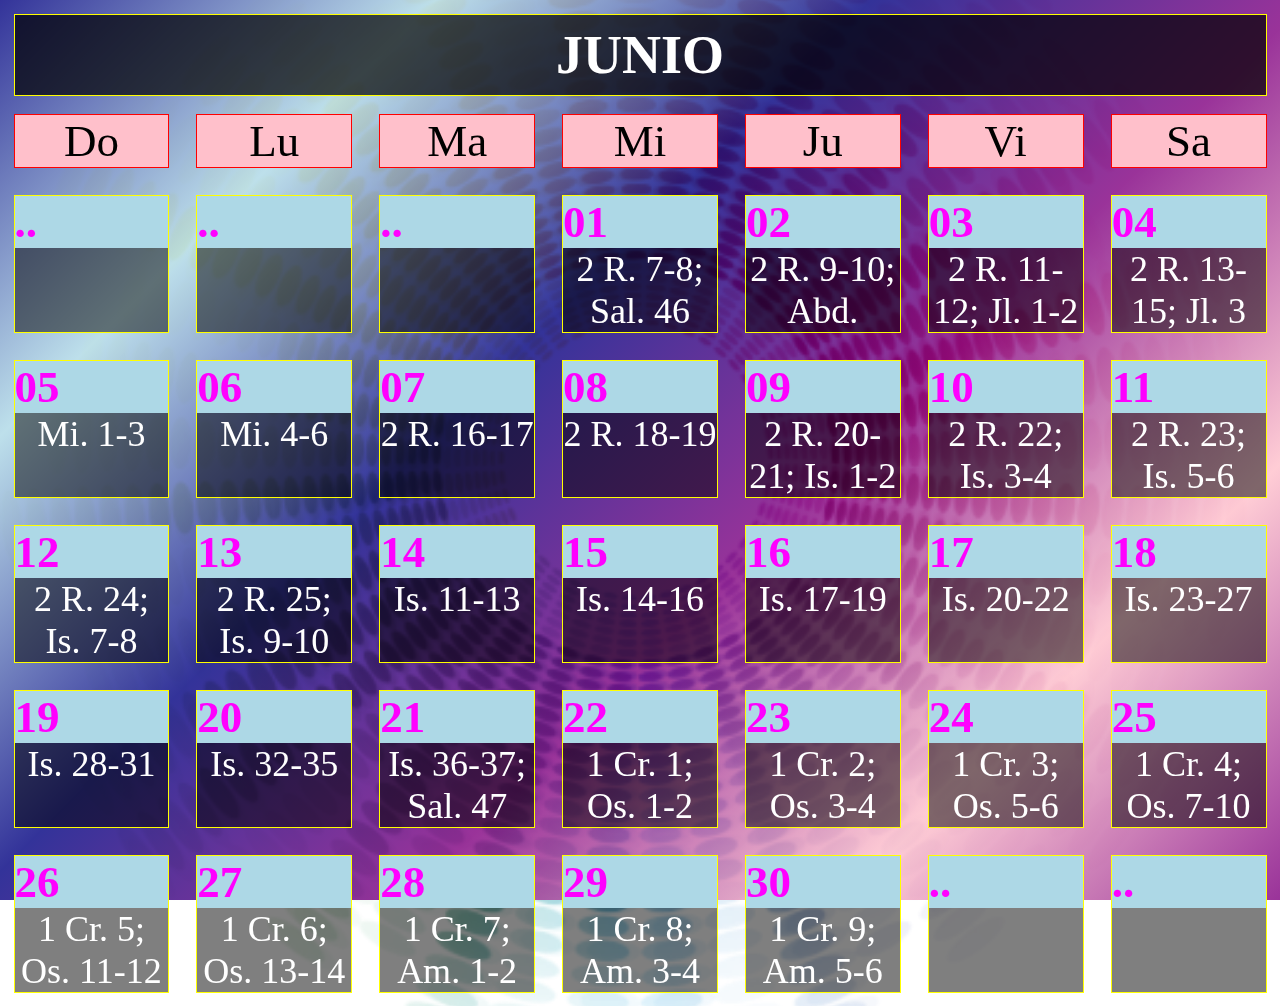
<file: 06.HTML>
<!DOCTYPE html>
<html lang="es">
<head>
    <meta charset="UTF-8">
    <meta http-equiv="X-UA-Compatible" content="IE=edge">
    <meta name="viewport" content="width=device-width, initial-scale=1.0">
    <title>Plan De Lectura</title>
    <link rel="stylesheet" href="style.css">
</head>
<body>
<div class="contenedor-general">
    <h1>JUNIO</h1>
    <ol>
        <li class='day-name'>Do</li>
        <li class='day-name'>Lu</li>
        <li class='day-name'>Ma</li>
        <li class='day-name'>Mi</li>
        <li class='day-name'>Ju</li>
        <li class='day-name'>Vi</li>
        <li class='day-name'>Sa</li>
        <div class='contenedor-libros vacio'>
        <h5>..</h5>
        <li class='libros'><a href=""></a></li></a>
        </div>
        <div class='contenedor-libros vacio'>
        <h5>..</h5>
        <li class='libros'><a href=""></a></li></a>
        </div>
        <div class='contenedor-libros vacio'>
        <h5>..</h5>
        <li class='libros'><a href=""></a></li></a>
        </div>
        <div class='contenedor-libros first-day-mes-6'>
        <h5>01</h5>
        <li class='libros'><a href="https://www.biblegateway.com/passage/?search=2KINGS+7-8;PS+46&language=es&version=RVR1960&interface=print">2 R. 7-8; Sal. 46</a></li></a>
        </div>
        <div class='contenedor-libros'>
        <h5>02</h5>
        <li class='libros'><a href="https://www.biblegateway.com/passage/?search=2KINGS+9-10;OBAD+&language=es&version=RVR1960&interface=print">2 R. 9-10; Abd.</a></li></a>
        </div>
        <div class='contenedor-libros'>
        <h5>03</h5>
        <li class='libros'><a href="https://www.biblegateway.com/passage/?search=2KINGS+11-12;JOE+1-2&language=es&version=RVR1960&interface=print">2 R. 11-12; Jl. 1-2</a></li></a>
        </div>
        <div class='contenedor-libros'>
        <h5>04</h5>
        <li class='libros'><a href="https://www.biblegateway.com/passage/?search=2KINGS+13-15;JOE+3&language=es&version=RVR1960&interface=print">2 R. 13-15; Jl. 3</a></li></a>
        </div>
        <div class='contenedor-libros'>
        <h5>05</h5>
        <li class='libros'><a href="https://www.biblegateway.com/passage/?search=MICAH+1-3&language=es&version=RVR1960&interface=print">Mi. 1-3</a></li></a>
        </div>
        <div class='contenedor-libros'>
        <h5>06</h5>
        <li class='libros'><a href="https://www.biblegateway.com/passage/?search=MICAH+4-6&language=es&version=RVR1960&interface=print">Mi. 4-6</a></li></a>
        </div>
        <div class='contenedor-libros'>
        <h5>07</h5>
        <li class='libros'><a href="https://www.biblegateway.com/passage/?search=2KINGS+16-17&language=es&version=RVR1960&interface=print">2 R. 16-17</a></li></a>
        </div>
        <div class='contenedor-libros'>
        <h5>08</h5>
        <li class='libros'><a href="https://www.biblegateway.com/passage/?search=2KINGS+18-19&language=es&version=RVR1960&interface=print">2 R. 18-19</a></li></a>
        </div>
        <div class='contenedor-libros'>
        <h5>09</h5>
        <li class='libros'><a href="https://www.biblegateway.com/passage/?search=2KINGS+20-21;ISA+1-2&language=es&version=RVR1960&interface=print">2 R. 20-21; Is. 1-2</a></li></a>
        </div>
        <div class='contenedor-libros'>
        <h5>10</h5>
        <li class='libros'><a href="https://www.biblegateway.com/passage/?search=2KINGS+22;ISA+3-4&language=es&version=RVR1960&interface=print">2 R. 22; Is. 3-4</a></li></a>
        </div>
        <div class='contenedor-libros'>
        <h5>11</h5>
        <li class='libros'><a href="https://www.biblegateway.com/passage/?search=2KINGS+23;ISA+5-6&language=es&version=RVR1960&interface=print">2 R. 23; Is. 5-6</a></li></a>
        </div>
        <div class='contenedor-libros'>
        <h5>12</h5>
        <li class='libros'><a href="https://www.biblegateway.com/passage/?search=2KINGS+24;ISA+7-8&language=es&version=RVR1960&interface=print">2 R. 24; Is. 7-8</a></li></a>
        </div>
        <div class='contenedor-libros'>
        <h5>13</h5>
        <li class='libros'><a href="https://www.biblegateway.com/passage/?search=2KINGS+25;ISA+9-10&language=es&version=RVR1960&interface=print">2 R. 25; Is. 9-10</a></li></a>
        </div>
        <div class='contenedor-libros'>
        <h5>14</h5>
        <li class='libros'><a href="https://www.biblegateway.com/passage/?search=ISA+11-13&language=es&version=RVR1960&interface=print">Is. 11-13</a></li></a>
        </div>
        <div class='contenedor-libros'>
        <h5>15</h5>
        <li class='libros'><a href="https://www.biblegateway.com/passage/?search=ISA+14-16&language=es&version=RVR1960&interface=print">Is. 14-16</a></li></a>
        </div>
        <div class='contenedor-libros'>
        <h5>16</h5>
        <li class='libros'><a href="https://www.biblegateway.com/passage/?search=ISA+17-19&language=es&version=RVR1960&interface=print">Is. 17-19</a></li></a>
        </div>
        <div class='contenedor-libros'>
        <h5>17</h5>
        <li class='libros'><a href="https://www.biblegateway.com/passage/?search=ISA+20-22&language=es&version=RVR1960&interface=print">Is. 20-22</a></li></a>
        </div>
        <div class='contenedor-libros'>
        <h5>18</h5>
        <li class='libros'><a href="https://www.biblegateway.com/passage/?search=ISA+23-27&language=es&version=RVR1960&interface=print">Is. 23-27</a></li></a>
        </div>
        <div class='contenedor-libros'>
        <h5>19</h5>
        <li class='libros'><a href="https://www.biblegateway.com/passage/?search=ISA+28-31&language=es&version=RVR1960&interface=print">Is. 28-31</a></li></a>
        </div>
        <div class='contenedor-libros'>
        <h5>20</h5>
        <li class='libros'><a href="https://www.biblegateway.com/passage/?search=ISA+32-35&language=es&version=RVR1960&interface=print">Is. 32-35</a></li></a>
        </div>
        <div class='contenedor-libros'>
        <h5>21</h5>
        <li class='libros'><a href="https://www.biblegateway.com/passage/?search=ISA+36-37;PS+47&language=es&version=RVR1960&interface=print">Is. 36-37; Sal. 47</a></li></a>
        </div>
        <div class='contenedor-libros'>
        <h5>22</h5>
        <li class='libros'><a href="https://www.biblegateway.com/passage/?search=1CHRON+1;HOSEA+1-2&language=es&version=RVR1960&interface=print">1 Cr. 1; Os. 1-2</a></li></a>
        </div>
        <div class='contenedor-libros'>
        <h5>23</h5>
        <li class='libros'><a href="https://www.biblegateway.com/passage/?search=1CHRON+2;HOSEA+3-4&language=es&version=RVR1960&interface=print">1 Cr. 2; Os. 3-4</a></li></a>
        </div>
        <div class='contenedor-libros'>
        <h5>24</h5>
        <li class='libros'><a href="https://www.biblegateway.com/passage/?search=1CHRON+3;HOSEA+5-6&language=es&version=RVR1960&interface=print">1 Cr. 3; Os. 5-6</a></li></a>
        </div>
        <div class='contenedor-libros'>
        <h5>25</h5>
        <li class='libros'><a href="https://www.biblegateway.com/passage/?search=1CHRON+4;HOSEA+7-10&language=es&version=RVR1960&interface=print">1 Cr. 4; Os. 7-10</a></li></a>
        </div>
        <div class='contenedor-libros'>
        <h5>26</h5>
        <li class='libros'><a href="https://www.biblegateway.com/passage/?search=1CHRON+5;HOSEA+11-12&language=es&version=RVR1960&interface=print">1 Cr. 5; Os. 11-12</a></li></a>
        </div>
        <div class='contenedor-libros'>
        <h5>27</h5>
        <li class='libros'><a href="https://www.biblegateway.com/passage/?search=1CHRON+6;HOSEA+13-14&language=es&version=RVR1960&interface=print">1 Cr. 6; Os. 13-14</a></li></a>
        </div>
        <div class='contenedor-libros'>
        <h5>28</h5>
        <li class='libros'><a href="https://www.biblegateway.com/passage/?search=1CHRON+7;AMOS+1-2&language=es&version=RVR1960&interface=print">1 Cr. 7; Am. 1-2</a></li></a>
        </div>
        <div class='contenedor-libros'>
        <h5>29</h5>
        <li class='libros'><a href="https://www.biblegateway.com/passage/?search=1CHRON+8;AMOS+3-4&language=es&version=RVR1960&interface=print">1 Cr. 8; Am. 3-4</a></li></a>
        </div>
        <div class='contenedor-libros'>
        <h5>30</h5>
        <li class='libros'><a href="https://www.biblegateway.com/passage/?search=1CHRON+9;AMOS+5-6&language=es&version=RVR1960&interface=print">1 Cr. 9; Am. 5-6</a></li></a>
        </div>
        <div class='contenedor-libros vacio'>
        <h5>..</h5>
        <li class='libros'><a href=""></a></li></a>
        </div>
        <div class='contenedor-libros vacio'>
        <h5>..</h5>
        <li class='libros'><a href=""></a></li></a>
        </div>
    </ol>
</div>
</body>
</html>
</file>
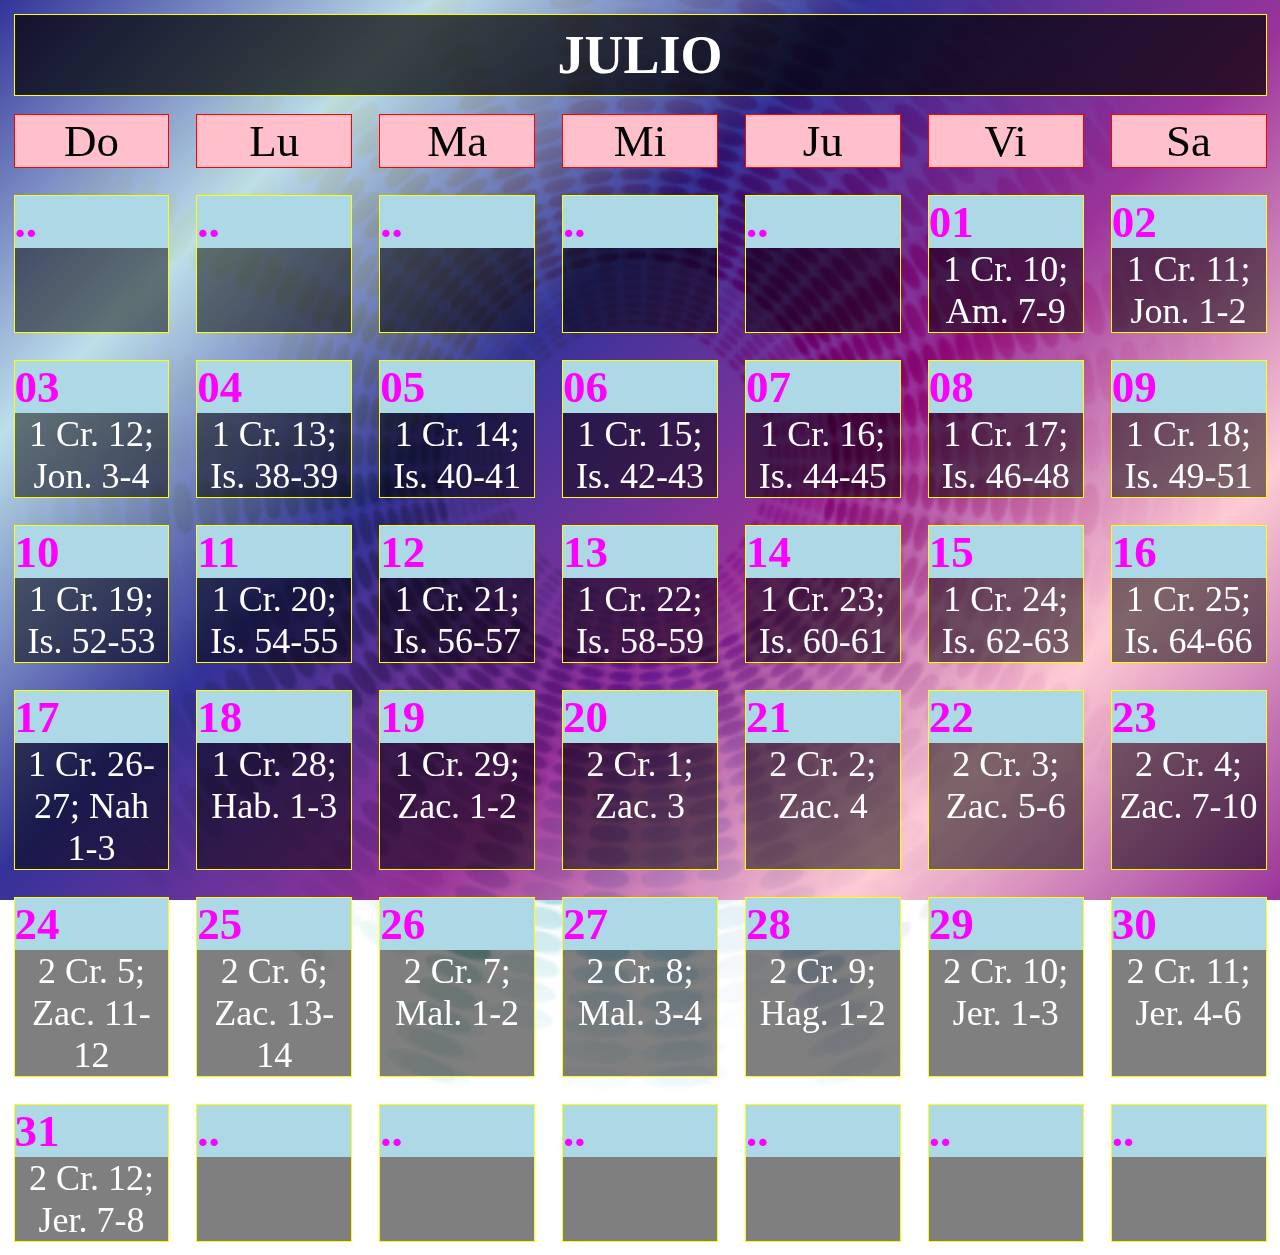
<file: 07.HTML>
<!DOCTYPE html>
<html lang="es">
<head>
    <meta charset="UTF-8">
    <meta http-equiv="X-UA-Compatible" content="IE=edge">
    <meta name="viewport" content="width=device-width, initial-scale=1.0">
    <title>Plan De Lectura</title>
    <link rel="stylesheet" href="style.css">
</head>
<body>
<div class="contenedor-general">
    <h1>JULIO</h1>
    <ol>
        <li class='day-name'>Do</li>
        <li class='day-name'>Lu</li>
        <li class='day-name'>Ma</li>
        <li class='day-name'>Mi</li>
        <li class='day-name'>Ju</li>
        <li class='day-name'>Vi</li>
        <li class='day-name'>Sa</li>
        <div class='contenedor-libros vacio'>
        <h5>..</h5>
        <li class='libros'><a href=""></a></li></a>
        </div>
        <div class='contenedor-libros vacio'>
        <h5>..</h5>
        <li class='libros'><a href=""></a></li></a>
        </div>
        <div class='contenedor-libros vacio'>
        <h5>..</h5>
        <li class='libros'><a href=""></a></li></a>
        </div>
        <div class='contenedor-libros vacio'>
        <h5>..</h5>
        <li class='libros'><a href=""></a></li></a>
        </div>
        <div class='contenedor-libros vacio'>
        <h5>..</h5>
        <li class='libros'><a href=""></a></li></a>
        </div>
        <div class='contenedor-libros first-day-mes-7'>
        <h5>01</h5>
        <li class='libros'><a href="https://www.biblegateway.com/passage/?search=1CHRON+10;AMOS+7-9&language=es&version=RVR1960&interface=print">1 Cr. 10; Am. 7-9</a></li></a>
        </div>
        <div class='contenedor-libros'>
        <h5>02</h5>
        <li class='libros'><a href="https://www.biblegateway.com/passage/?search=1CHRON+11;JONAH+1-2&language=es&version=RVR1960&interface=print">1 Cr. 11; Jon. 1-2</a></li></a>
        </div>
        <div class='contenedor-libros'>
        <h5>03</h5>
        <li class='libros'><a href="https://www.biblegateway.com/passage/?search=1CHRON+12;JONAH+3-4&language=es&version=RVR1960&interface=print">1 Cr. 12; Jon. 3-4</a></li></a>
        </div>
        <div class='contenedor-libros'>
        <h5>04</h5>
        <li class='libros'><a href="https://www.biblegateway.com/passage/?search=1CHRON+13;ISA+38-39&language=es&version=RVR1960&interface=print">1 Cr. 13; Is. 38-39</a></li></a>
        </div>
        <div class='contenedor-libros'>
        <h5>05</h5>
        <li class='libros'><a href="https://www.biblegateway.com/passage/?search=1CHRON+14;ISA+40-41&language=es&version=RVR1960&interface=print">1 Cr. 14; Is. 40-41</a></li></a>
        </div>
        <div class='contenedor-libros'>
        <h5>06</h5>
        <li class='libros'><a href="https://www.biblegateway.com/passage/?search=1CHRON+15;ISA+42-43&language=es&version=RVR1960&interface=print">1 Cr. 15; Is. 42-43</a></li></a>
        </div>
        <div class='contenedor-libros'>
        <h5>07</h5>
        <li class='libros'><a href="https://www.biblegateway.com/passage/?search=1CHRON+16;ISA+44-45&language=es&version=RVR1960&interface=print">1 Cr. 16; Is. 44-45</a></li></a>
        </div>
        <div class='contenedor-libros'>
        <h5>08</h5>
        <li class='libros'><a href="https://www.biblegateway.com/passage/?search=1CHRON+17;ISA+46-48&language=es&version=RVR1960&interface=print">1 Cr. 17; Is. 46-48</a></li></a>
        </div>
        <div class='contenedor-libros'>
        <h5>09</h5>
        <li class='libros'><a href="https://www.biblegateway.com/passage/?search=1CHRON+18;ISA+49-51&language=es&version=RVR1960&interface=print">1 Cr. 18; Is. 49-51</a></li></a>
        </div>
        <div class='contenedor-libros'>
        <h5>10</h5>
        <li class='libros'><a href="https://www.biblegateway.com/passage/?search=1CHRON+19;ISA+52-53&language=es&version=RVR1960&interface=print">1 Cr. 19; Is. 52-53</a></li></a>
        </div>
        <div class='contenedor-libros'>
        <h5>11</h5>
        <li class='libros'><a href="https://www.biblegateway.com/passage/?search=1CHRON+20;ISA+54-55&language=es&version=RVR1960&interface=print">1 Cr. 20; Is. 54-55</a></li></a>
        </div>
        <div class='contenedor-libros'>
        <h5>12</h5>
        <li class='libros'><a href="https://www.biblegateway.com/passage/?search=1CHRON+21;ISA+56-57&language=es&version=RVR1960&interface=print">1 Cr. 21; Is. 56-57</a></li></a>
        </div>
        <div class='contenedor-libros'>
        <h5>13</h5>
        <li class='libros'><a href="https://www.biblegateway.com/passage/?search=1CHRON+22;ISA+58-59&language=es&version=RVR1960&interface=print">1 Cr. 22; Is. 58-59</a></li></a>
        </div>
        <div class='contenedor-libros'>
        <h5>14</h5>
        <li class='libros'><a href="https://www.biblegateway.com/passage/?search=1CHRON+23;ISA+60-61&language=es&version=RVR1960&interface=print">1 Cr. 23; Is. 60-61</a></li></a>
        </div>
        <div class='contenedor-libros'>
        <h5>15</h5>
        <li class='libros'><a href="https://www.biblegateway.com/passage/?search=1CHRON+24;ISA+62-63&language=es&version=RVR1960&interface=print">1 Cr. 24; Is. 62-63</a></li></a>
        </div>
        <div class='contenedor-libros'>
        <h5>16</h5>
        <li class='libros'><a href="https://www.biblegateway.com/passage/?search=1CHRON+25;ISA+64-66&language=es&version=RVR1960&interface=print">1 Cr. 25; Is. 64-66</a></li></a>
        </div>
        <div class='contenedor-libros'>
        <h5>17</h5>
        <li class='libros'><a href="https://www.biblegateway.com/passage/?search=1CHRON+26-27;NAHUM+1-3&language=es&version=RVR1960&interface=print">1 Cr. 26-27; Nah 1-3</a></li></a>
        </div>
        <div class='contenedor-libros'>
        <h5>18</h5>
        <li class='libros'><a href="https://www.biblegateway.com/passage/?search=1CHRON+28;HAB+1-3&language=es&version=RVR1960&interface=print">1 Cr. 28; Hab. 1-3</a></li></a>
        </div>
        <div class='contenedor-libros'>
        <h5>19</h5>
        <li class='libros'><a href="https://www.biblegateway.com/passage/?search=1CHRON+29;ZAC+1-2&language=es&version=RVR1960&interface=print">1 Cr. 29; Zac. 1-2</a></li></a>
        </div>
        <div class='contenedor-libros'>
        <h5>20</h5>
        <li class='libros'><a href="https://www.biblegateway.com/passage/?search=2CHRON+1;ZAC+3&language=es&version=RVR1960&interface=print">2 Cr. 1; Zac. 3</a></li></a>
        </div>
        <div class='contenedor-libros'>
        <h5>21</h5>
        <li class='libros'><a href="https://www.biblegateway.com/passage/?search=2CHRON+2;ZAC+4&language=es&version=RVR1960&interface=print">2 Cr. 2; Zac. 4</a></li></a>
        </div>
        <div class='contenedor-libros'>
        <h5>22</h5>
        <li class='libros'><a href="https://www.biblegateway.com/passage/?search=2CHRON+3;ZAC+5-6&language=es&version=RVR1960&interface=print">2 Cr. 3; Zac. 5-6</a></li></a>
        </div>
        <div class='contenedor-libros'>
        <h5>23</h5>
        <li class='libros'><a href="https://www.biblegateway.com/passage/?search=2CHRON+4;ZAC+7-10&language=es&version=RVR1960&interface=print">2 Cr. 4; Zac. 7-10</a></li></a>
        </div>
        <div class='contenedor-libros'>
        <h5>24</h5>
        <li class='libros'><a href="https://www.biblegateway.com/passage/?search=2CHRON+5;ZAC+11-12&language=es&version=RVR1960&interface=print">2 Cr. 5; Zac. 11-12</a></li></a>
        </div>
        <div class='contenedor-libros'>
        <h5>25</h5>
        <li class='libros'><a href="https://www.biblegateway.com/passage/?search=2CHRON+6;ZAC+13-14&language=es&version=RVR1960&interface=print">2 Cr. 6; Zac. 13-14</a></li></a>
        </div>
        <div class='contenedor-libros'>
        <h5>26</h5>
        <li class='libros'><a href="https://www.biblegateway.com/passage/?search=2CHRON+7;MAL+1-2&language=es&version=RVR1960&interface=print">2 Cr. 7; Mal. 1-2</a></li></a>
        </div>
        <div class='contenedor-libros'>
        <h5>27</h5>
        <li class='libros'><a href="https://www.biblegateway.com/passage/?search=2CHRON+8;MAL+3-4&language=es&version=RVR1960&interface=print">2 Cr. 8; Mal. 3-4</a></li></a>
        </div>
        <div class='contenedor-libros'>
        <h5>28</h5>
        <li class='libros'><a href="https://www.biblegateway.com/passage/?search=2CHRON+9;HAG+1-2&language=es&version=RVR1960&interface=print">2 Cr. 9; Hag. 1-2</a></li></a>
        </div>
        <div class='contenedor-libros'>
        <h5>29</h5>
        <li class='libros'><a href="https://www.biblegateway.com/passage/?search=2CHRON+10;JER+1-3&language=es&version=RVR1960&interface=print">2 Cr. 10; Jer. 1-3</a></li></a>
        </div>
        <div class='contenedor-libros'>
        <h5>30</h5>
        <li class='libros'><a href="https://www.biblegateway.com/passage/?search=2CHRON+11;JER+4-6&language=es&version=RVR1960&interface=print">2 Cr. 11; Jer. 4-6</a></li></a>
        </div>
        <div class='contenedor-libros'>
        <h5>31</h5>
        <li class='libros'><a href="https://www.biblegateway.com/passage/?search=2CHRON+12;JER+7-8&language=es&version=RVR1960&interface=print">2 Cr. 12; Jer. 7-8</a></li></a>
        </div>
        <div class='contenedor-libros vacio'>
        <h5>..</h5>
        <li class='libros'><a href=""></a></li></a>
        </div>
        <div class='contenedor-libros vacio'>
        <h5>..</h5>
        <li class='libros'><a href=""></a></li></a>
        </div>
        <div class='contenedor-libros vacio'>
        <h5>..</h5>
        <li class='libros'><a href=""></a></li></a>
        </div>
        <div class='contenedor-libros vacio'>
        <h5>..</h5>
        <li class='libros'><a href=""></a></li></a>
        </div>
        <div class='contenedor-libros vacio'>
        <h5>..</h5>
        <li class='libros'><a href=""></a></li></a>
        </div>
        <div class='contenedor-libros vacio'>
        <h5>..</h5>
        <li class='libros'><a href=""></a></li></a>
        </div>
    </ol>
</div>
</body>
</html>
</file>
<file: index.css>
* {
    box-sizing: border-box;
    margin: 0;
}


.grid-container {
    display: grid;
    gap: 1.5vw;
    grid-template-columns: repeat(auto-fill, minmax(38vw, 1fr));
    grid-auto-rows: minmax(38vw, auto);
}

body {
    font-family: sans-serif;
	background: url(img-css/fondo.png);
	background-size: cover;
	background-repeat: no-repeat;
	background-position: center;
	background-attachment: fixed;
	justify-content: center;
	align-items: center;
    margin: 1.5vw;
}

body::before{
	content:"";
	width: 100%;
	height: 100%;
	position: fixed;
	top: 0;
	left: 0;
	background: linear-gradient(135deg,navy,lightblue,navy,purple,pink,purple);
	opacity: 0.9;
	z-index: -1;
}

.grid-items{
    width: 100%;
    height: 100%;
    align-items: center;
    justify-content: center;
    display: flex;
}

ul {
    border-radius: 2vw;
    padding: 2vw;
    background-color: rgba(0, 0, 0, 0.2);
}


.iconos {
    border-radius: 1vw;
    width: 100%;
}

/*Orientacion Horizontal*/

@media screen and (orientation: landscape) {

    .grid-container {
        gap: 1vw;
        grid-template-columns: repeat(auto-fill, minmax(22vw, 1fr));
        grid-auto-rows: minmax(22vw, auto);
    }

    ul {
        padding: 1.5vw;
        background-color: rgba(0, 0, 0, 0.2);
    }
}

/*Medias Queries Tablets*/

/*Orientacion Vertical*/

@media screen and (min-width: 712px) and (max-width: 1024px) and (orientation: portrait) {

    .grid-container {
        gap: 1vw;
        grid-template-columns: repeat(auto-fill, minmax(26vw, 1fr));
        grid-auto-rows: minmax(26vw, auto);
    }
}

/*Orientacion Horizontal*/

@media screen and (min-width: 1024px) and (max-width: 1366px) and (orientation: landscape) {

    .grid-container {
        gap: 1vw;
        grid-template-columns: repeat(auto-fill, minmax(19vw, 1fr));
        grid-auto-rows: minmax(19vw, auto);
    }
}
</file>
<file: style.css>
* {
    box-sizing: border-box;
    margin: 0;
    padding: 0;
}

body{
	margin: 0;
    width: 100%;
	height: 100%;
	background: url(img/fondo-ul.png);
	background-size: cover;
	background-repeat: no-repeat;
	background-position: center;
	background-attachment: fixed;
	justify-content: center;
	align-items: center;
    padding: 0.5vh;
}

body::before{
	content:"";
	width:100%;
	height: 100%;
	position: fixed;
	top: 0;
	left: 0;
    background: linear-gradient(135deg,navy,lightblue,navy,purple,pink,purple);
    opacity: 0.8;
	z-index: -1;
}

ol {
    display: grid;
    gap: 1vh;
    padding: 1vh;
    width: 100%;
    height: 100%;
    list-style: none;
    grid-template-columns: repeat(7, 1fr);
    grid-auto-rows: minmax(3vh, auto);
}

.first-day-mes-1 {
    grid-column-start: 7;
}
.first-day-mes-2 {
    grid-column-start: 3;
}
.first-day-mes-3 {
    grid-column-start: 3;
}
.first-day-mes-4 {
    grid-column-start: 6;
}
.first-day-mes-5 {
    grid-column-start: 1;
}
.first-day-mes-6 {
    grid-column-start: 4;
}
.first-day-mes-7 {
    grid-column-start: 6;
}
.first-day-mes-8 {
    grid-column-start: 2;
}
.first-day-mes-9 {
    grid-column-start: 5;
}
.first-day-mes-10 {
    grid-column-start: 7;
}
.first-day-mes-11 {
    grid-column-start: 3;
}
.first-day-mes-12 {
    grid-column-start: 5;
}

.contenedor-libros {
    border: solid yellow 0.1vh;
    text-align: center;
    width: 100%;
    background: rgba(0, 0, 0, 0.5);
}

h1 {
    padding: 1vh;
    margin: 1vh;
    font-size: 3vh;
    text-align: center;
    color: white;
    border: solid yellow 0.1vh;
    background-color: rgba(0, 0, 0, 0.7);
}

.day-name {
    position: relative;
    color: black;
    width: 100%;
    border: solid red 0.1vh;
    background: pink;
    text-align: center;
    font-size: 2.5vh;
}

h5 {
    color: fuchsia;
    width: 100%;
    font-size: 2.5vh;
    text-align: left;
    background: rgb(173, 216, 230);
}

a {
    font-size: 2vh;
    color: white;
    text-decoration: none;
}

.vacio {
    background-color: rgba(0, 0, 0, 0.5);
}

/*Orientacion Horizontal*/

@media (orientation: landscape) {
    ol {
        gap: 3vh;
        padding: 1vh;
        grid-auto-rows: minmax(6vh, auto);
    }
  
    h1 {
        padding: 1vh;
        margin: 1vh;
        font-size: 6vh;
    }
    
    .day-name {
        font-size: 5vh;
    }
    
    h5 {
        font-size: 5vh;
    }
    
    a {
        font-size: 4vh;
    }
}
</file>
